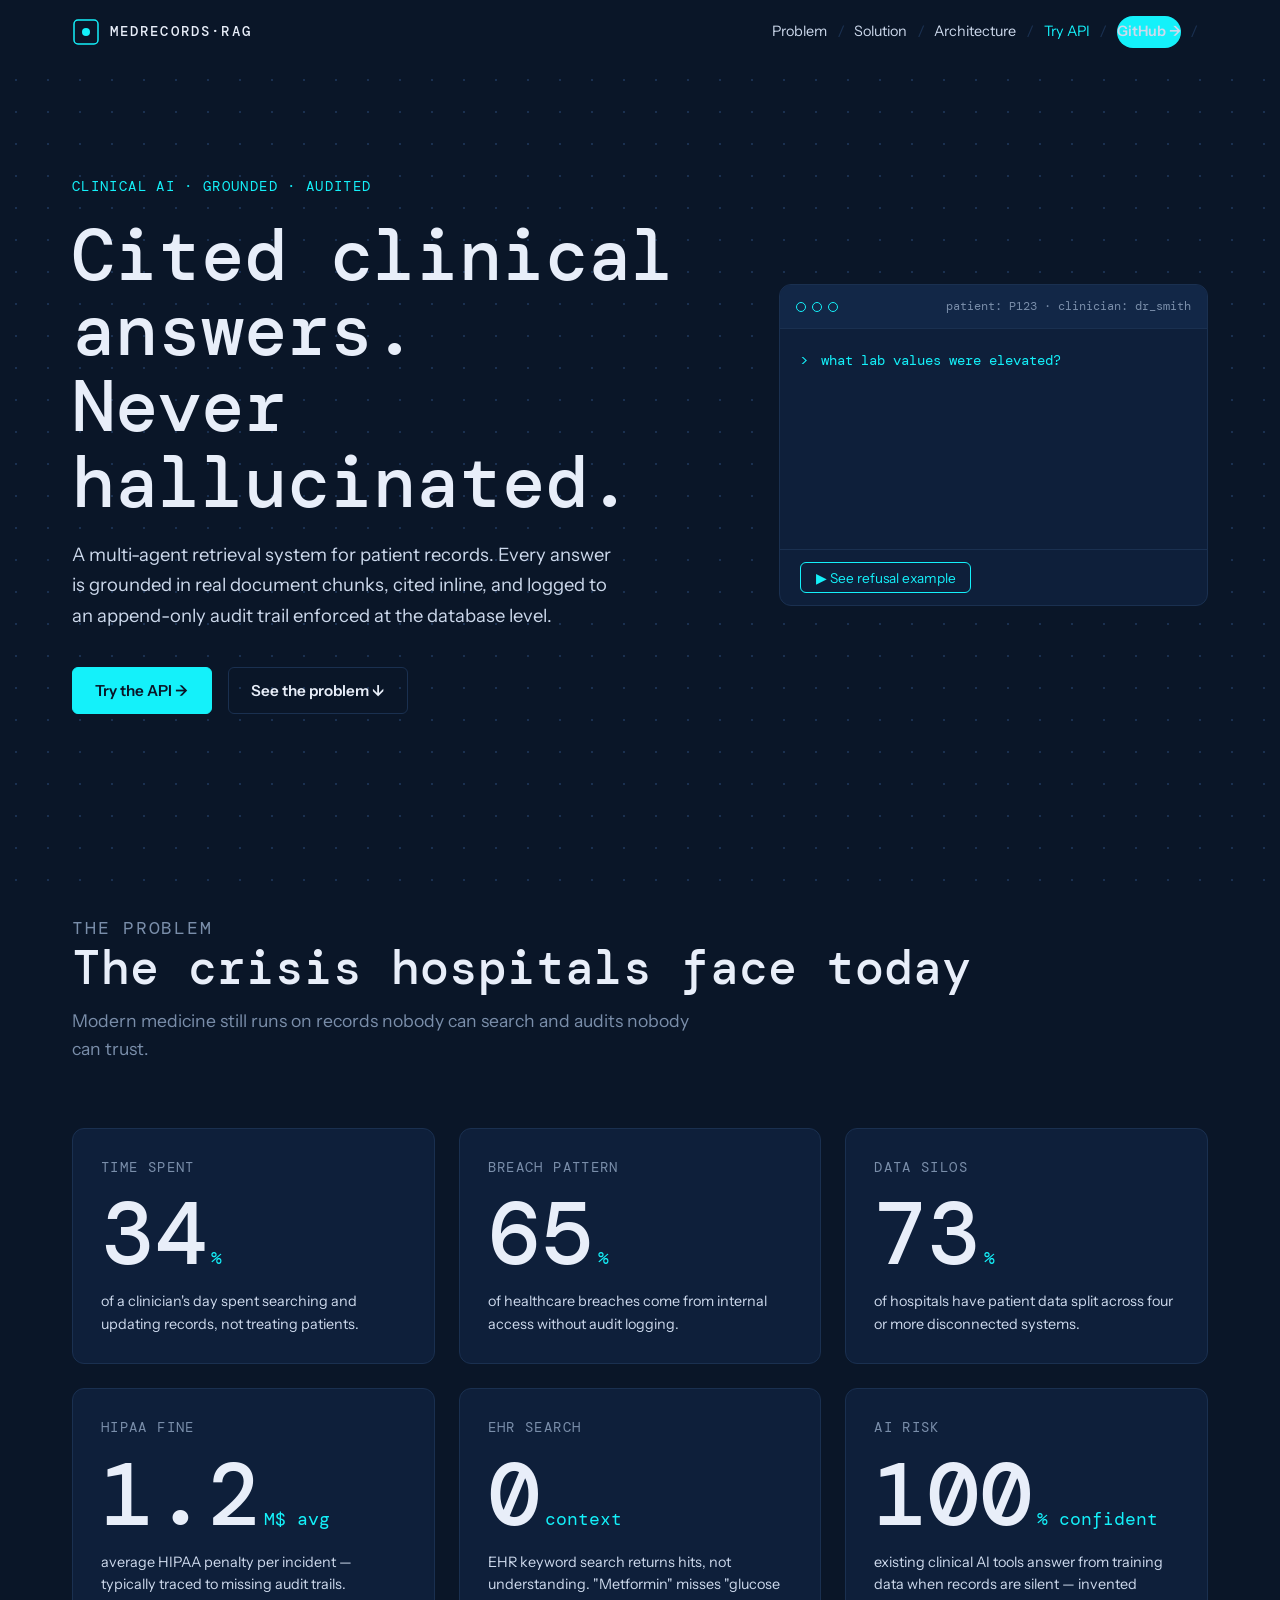
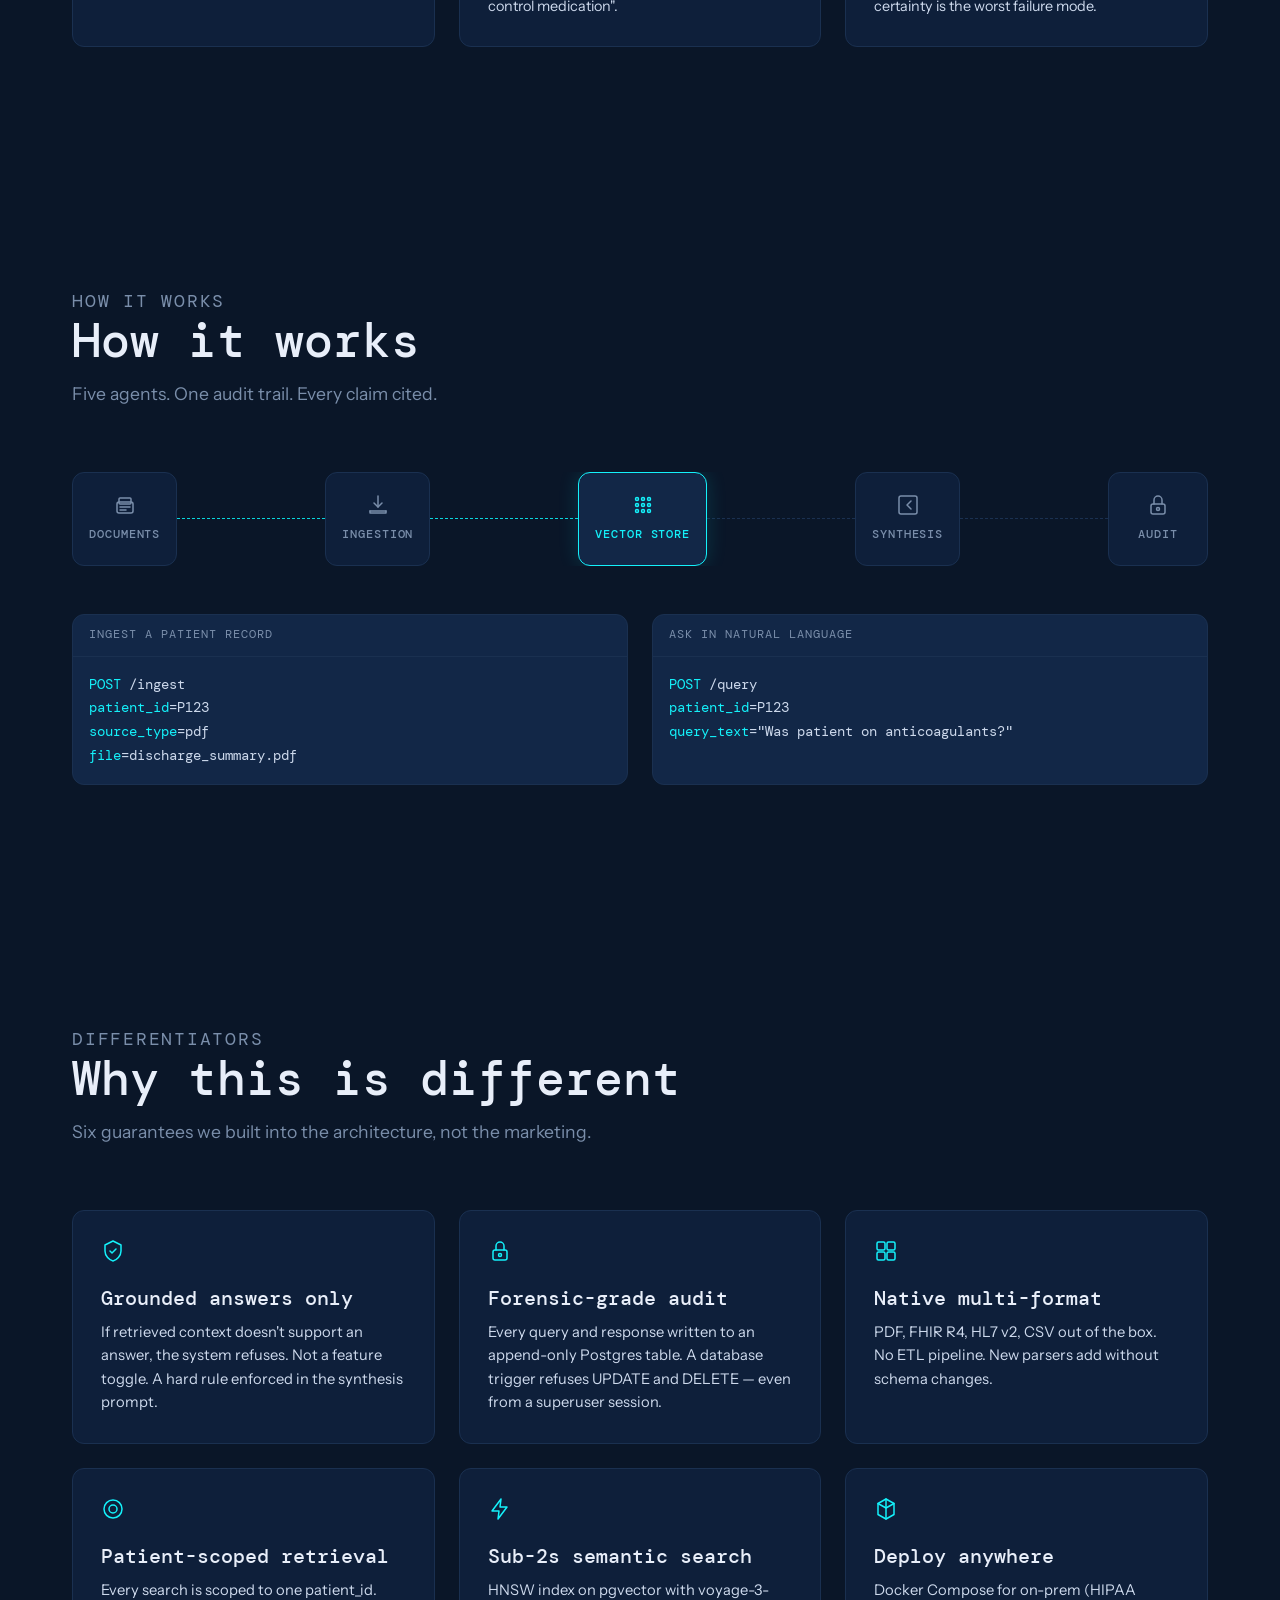
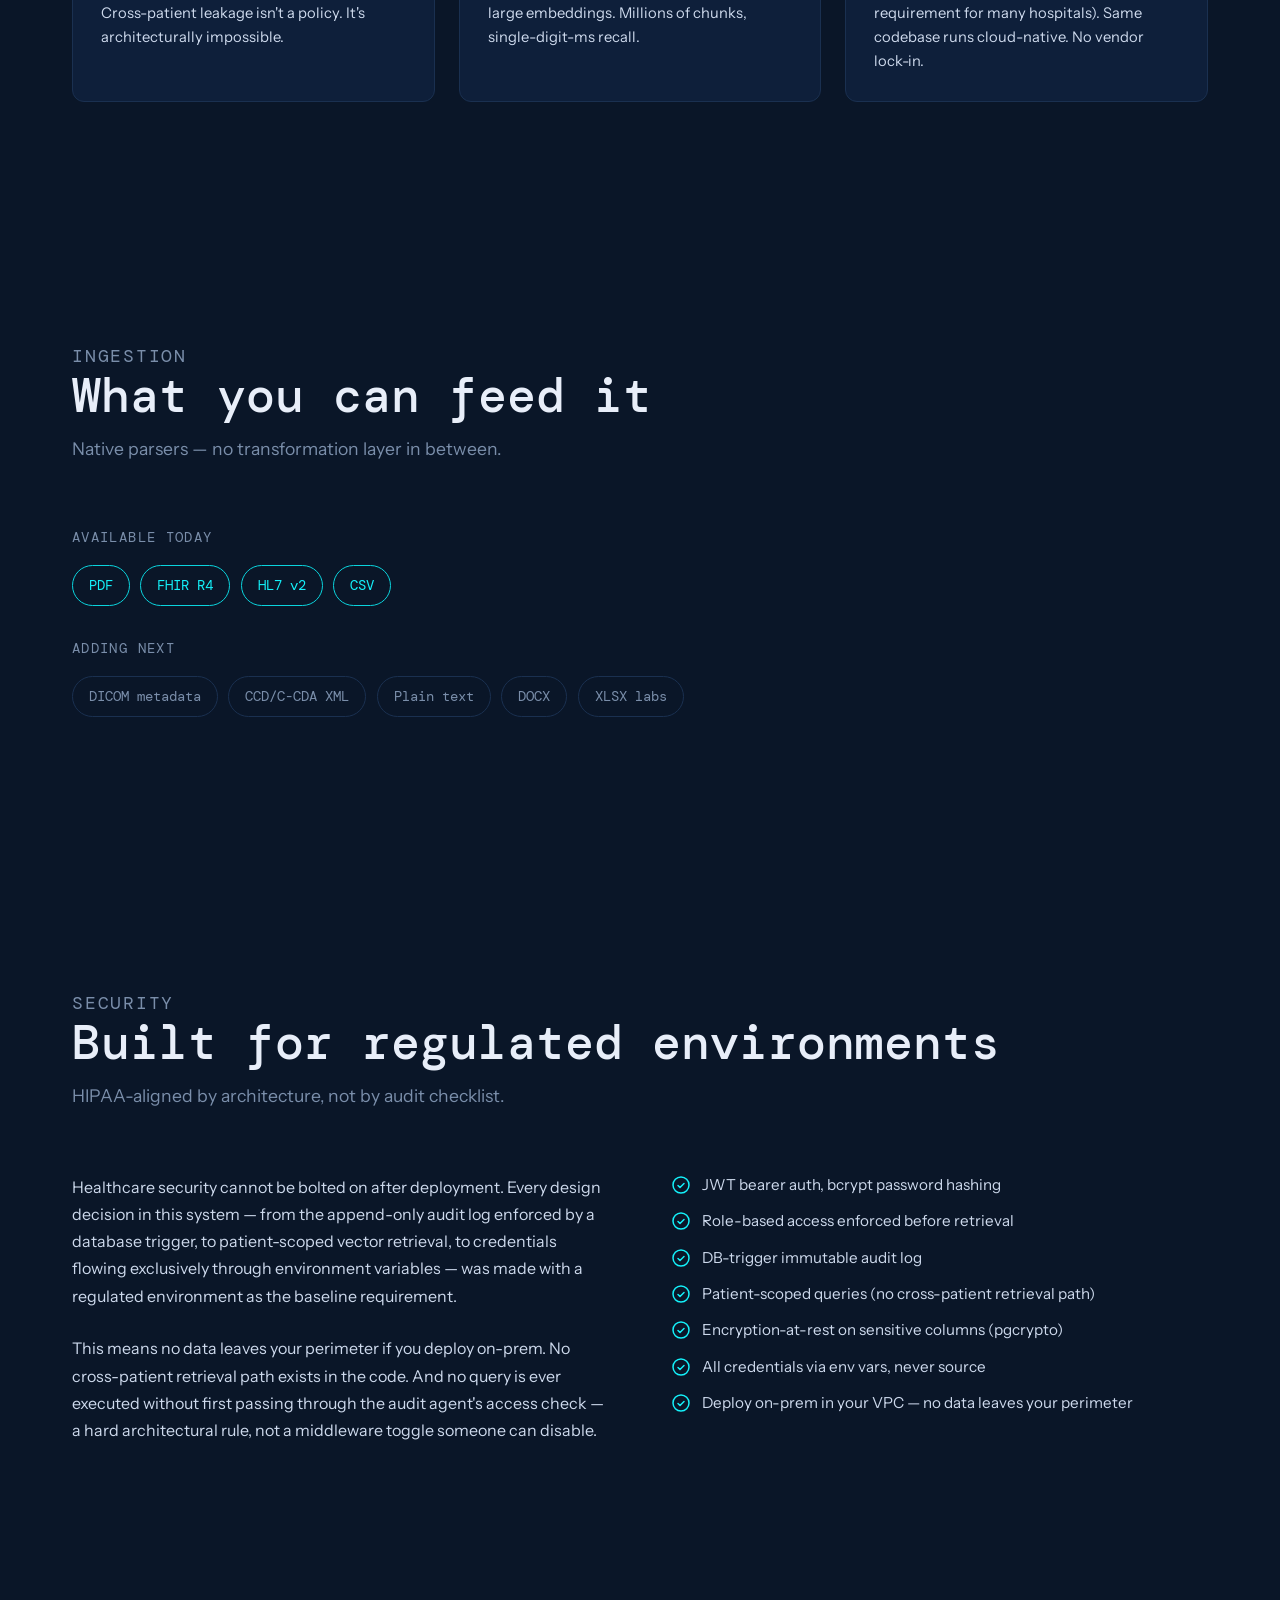
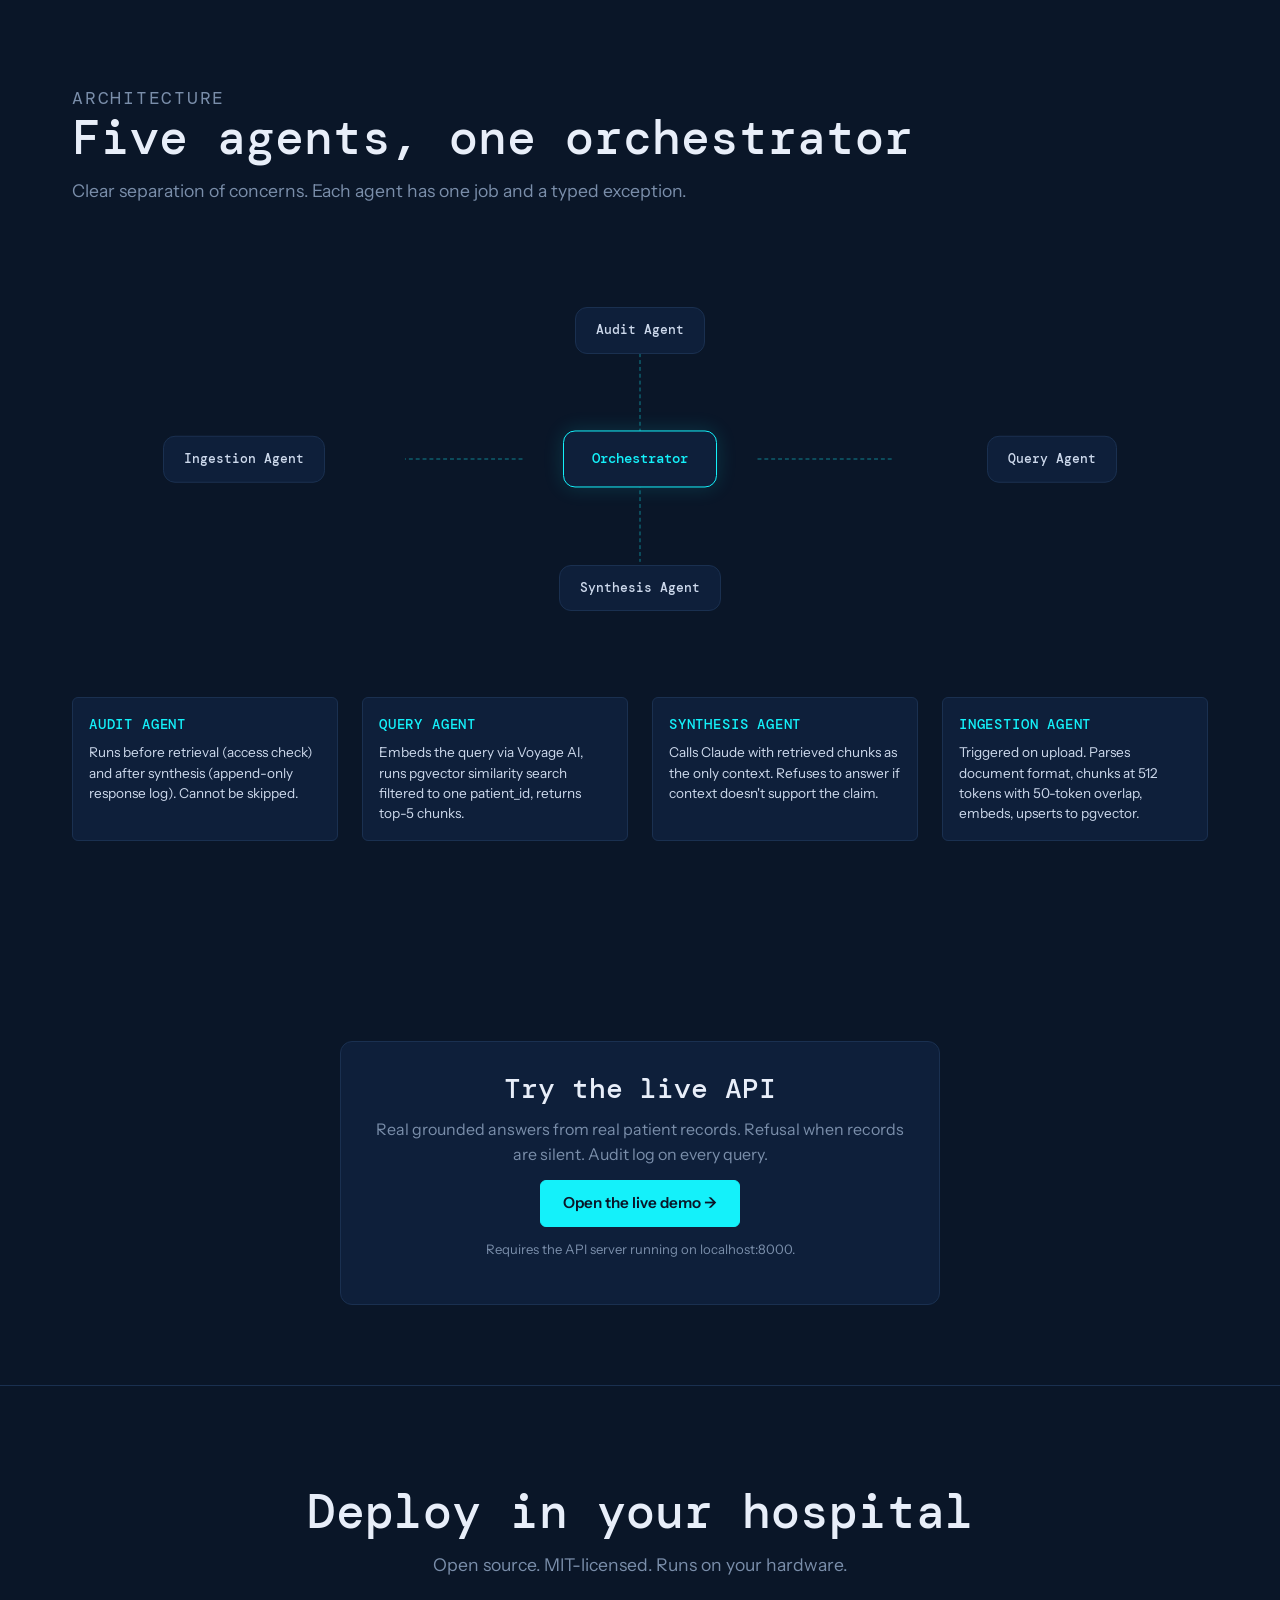
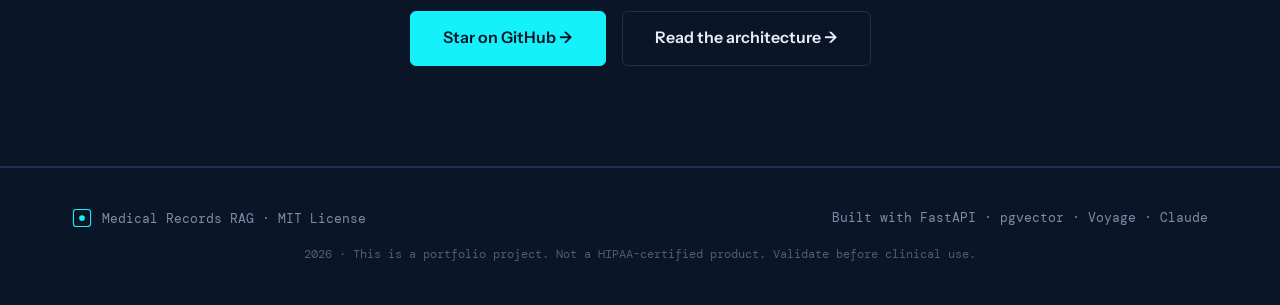
<file: website/index.html>
<!DOCTYPE html>
<html lang="en">
<head>
  <meta charset="UTF-8" />
  <meta name="viewport" content="width=device-width, initial-scale=1.0" />
  <meta name="description" content="Medical Records RAG — a multi-agent retrieval system that gives clinicians grounded, cited answers from patient records and refuses to hallucinate. HIPAA-aligned, audit-logged, open source." />
  <title>MedRecords RAG — Cited Clinical Answers, Never Hallucinated</title>
  <link rel="preconnect" href="https://fonts.googleapis.com" />
  <link rel="preconnect" href="https://fonts.gstatic.com" crossorigin />
  <link href="https://fonts.googleapis.com/css2?family=DM+Mono:wght@400;500&family=Instrument+Sans:wght@400;500;600&display=swap" rel="stylesheet" />
  <link rel="stylesheet" href="app.css" />
  <style>
    /* ─── HERO ──────────────────────────────────────────────── */
    .hero {
      padding: 7rem 0 5rem;
    }

    .hero-grid {
      display: grid;
      grid-template-columns: 60fr 40fr;
      gap: 4rem;
      align-items: center;
    }

    .hero-label {
      margin-bottom: 1.25rem;
    }

    .hero h1 {
      font-family: 'DM Mono', monospace;
      font-size: clamp(2.5rem, 6vw, 4.5rem);
      font-weight: 500;
      line-height: 1.05;
      margin-bottom: 1.25rem;
    }

    .hero-sub {
      font-size: 1.15rem;
      color: var(--text-2);
      max-width: 30em;
      line-height: 1.65;
      margin-bottom: 2.25rem;
    }

    .hero-ctas {
      display: flex;
      gap: 1rem;
      flex-wrap: wrap;
    }

    /* Hero terminal card */
    .hero-terminal {
      background: var(--surface);
      border: 1px solid var(--border);
      border-radius: var(--radius-lg);
      overflow: hidden;
    }

    .terminal-header {
      display: flex;
      align-items: center;
      justify-content: space-between;
      padding: 0.75rem 1rem;
      border-bottom: 1px solid var(--border);
      background: var(--surface-2);
    }

    .terminal-dots {
      display: flex;
      gap: 6px;
    }

    .terminal-dot {
      width: 10px;
      height: 10px;
      border-radius: 50%;
      border: 1px solid var(--accent);
    }

    .terminal-meta {
      font-family: 'DM Mono', monospace;
      font-size: 0.75rem;
      color: var(--muted);
    }

    .terminal-body {
      padding: 1.25rem;
      min-height: 220px;
    }

    .terminal-line {
      font-family: 'DM Mono', monospace;
      font-size: 0.88rem;
      line-height: 1.7;
    }

    .terminal-query {
      color: var(--accent);
      display: flex;
      align-items: flex-start;
      gap: 0.3rem;
      margin-bottom: 0.75rem;
    }

    .terminal-query .cursor {
      display: inline-block;
      width: 8px;
      height: 1em;
      background: var(--accent);
      vertical-align: text-bottom;
      animation: blink 1s step-end infinite;
    }

    @keyframes blink {
      50% { opacity: 0; }
    }

    .terminal-answer {
      color: var(--text-2);
    }

    .terminal-answer-line {
      opacity: 0;
      transform: translateY(4px);
      transition: opacity 0.25s, transform 0.25s;
    }

    .terminal-answer-line.visible {
      opacity: 1;
      transform: none;
    }

    .cite-pill {
      display: inline-block;
      background: var(--accent-glow);
      color: var(--accent);
      padding: 1px 6px;
      border-radius: 3px;
      font-size: 0.85em;
      margin: 0 2px;
    }

    .terminal-footer {
      padding: 0.75rem 1.25rem;
      border-top: 1px solid var(--border);
    }

    /* ─── PROBLEM SECTION ───────────────────────────────────── */
    .problem-grid {
      display: grid;
      grid-template-columns: repeat(3, 1fr);
      gap: 1.5rem;
    }

    .stat-card {
      background: var(--surface);
      border: 1px solid var(--border);
      border-radius: var(--radius-lg);
      padding: 1.75rem;
      transition: border-color 0.15s ease, box-shadow 0.15s ease, transform 0.15s ease;
    }

    .stat-card:hover {
      border-color: var(--accent-dim);
      box-shadow: 0 0 24px var(--accent-glow);
      transform: translateY(-1px);
    }

    .stat-card .label-small {
      margin-bottom: 0.75rem;
      display: block;
    }

    .stat-number-wrap {
      display: flex;
      align-items: baseline;
      gap: 0.25rem;
      margin-bottom: 0.75rem;
    }

    .stat-number {
      font-family: 'DM Mono', monospace;
      font-size: clamp(3rem, 7vw, 5.5rem);
      font-weight: 500;
      line-height: 1;
      color: var(--text);
    }

    .stat-suffix {
      font-family: 'DM Mono', monospace;
      font-size: 1.1rem;
      color: var(--accent);
      white-space: nowrap;
    }

    .stat-desc {
      font-size: 0.9rem;
      color: var(--text-2);
      line-height: 1.55;
    }

    /* ─── SOLUTION SECTION ──────────────────────────────────── */
    .pipeline-wrap {
      margin-bottom: 3rem;
      overflow-x: auto;
    }

    .pipeline {
      display: flex;
      align-items: center;
      justify-content: center;
      gap: 0;
      min-width: 560px;
    }

    .pipeline-stage {
      display: flex;
      flex-direction: column;
      align-items: center;
      gap: 0.6rem;
      background: var(--surface);
      border: 1px solid var(--border);
      border-radius: var(--radius-lg);
      padding: 1.25rem 1rem;
      min-width: 100px;
      text-align: center;
      transition: border-color 0.4s, box-shadow 0.4s, background 0.4s;
      position: relative;
      z-index: 1;
    }

    .pipeline-stage.lit {
      border-color: var(--accent);
      box-shadow: 0 0 20px var(--accent-glow);
      background: var(--surface-2);
    }

    .pipeline-stage svg {
      color: var(--muted);
      transition: color 0.4s;
    }

    .pipeline-stage.lit svg {
      color: var(--accent);
    }

    .pipeline-stage-label {
      font-family: 'DM Mono', monospace;
      font-size: 0.72rem;
      font-weight: 500;
      text-transform: uppercase;
      letter-spacing: 0.08em;
      color: var(--muted);
      transition: color 0.4s;
    }

    .pipeline-stage.lit .pipeline-stage-label {
      color: var(--accent);
    }

    .pipeline-connector {
      flex: 1;
      height: 1px;
      background: transparent;
      border-top: 1px dashed var(--border);
      min-width: 20px;
      transition: border-color 0.4s;
    }

    .pipeline-connector.lit {
      border-color: var(--accent-dim);
    }

    .code-boxes {
      display: grid;
      grid-template-columns: 1fr 1fr;
      gap: 1.5rem;
    }

    .code-box {
      background: var(--surface-2);
      border: 1px solid var(--border);
      border-radius: var(--radius-lg);
      overflow: hidden;
    }

    .code-box-header {
      padding: 0.65rem 1rem;
      border-bottom: 1px solid var(--border);
      font-family: 'DM Mono', monospace;
      font-size: 0.78rem;
      color: var(--muted);
      text-transform: uppercase;
      letter-spacing: 0.08em;
    }

    .code-box pre {
      padding: 1rem;
      font-family: 'DM Mono', monospace;
      font-size: 0.85rem;
      line-height: 1.75;
      color: var(--text-2);
      white-space: pre-wrap;
      word-break: break-word;
    }

    .code-key {
      color: var(--accent);
    }

    /* ─── USP SECTION ───────────────────────────────────────── */
    .usp-grid {
      display: grid;
      grid-template-columns: repeat(3, 1fr);
      gap: 1.5rem;
    }

    .usp-card {
      background: var(--surface);
      border: 1px solid var(--border);
      border-radius: var(--radius-lg);
      padding: 1.75rem;
      transition: border-color 0.15s ease, box-shadow 0.15s ease, transform 0.15s ease;
    }

    .usp-card:hover {
      border-color: var(--accent);
      box-shadow: 0 0 0 1px var(--accent), 0 0 24px var(--accent-glow);
      transform: translateY(-1px);
    }

    .usp-icon {
      margin-bottom: 1rem;
      color: var(--accent);
    }

    .usp-card h3 {
      font-family: 'DM Mono', monospace;
      font-size: 1.25rem;
      font-weight: 500;
      line-height: 1.2;
      margin-bottom: 0.65rem;
    }

    .usp-card p {
      font-size: 0.92rem;
      color: var(--text-2);
      line-height: 1.6;
    }

    /* ─── DATA SOURCES ──────────────────────────────────────── */
    .data-group {
      margin-bottom: 2rem;
    }

    .data-group-label {
      display: block;
      margin-bottom: 1rem;
    }

    .pills-row {
      display: flex;
      flex-wrap: wrap;
      gap: 0.65rem;
    }

    /* ─── SECURITY SECTION ──────────────────────────────────── */
    .security-grid {
      display: grid;
      grid-template-columns: 1fr 1fr;
      gap: 4rem;
      align-items: start;
    }

    .security-body p {
      color: var(--text-2);
      font-size: 1rem;
      line-height: 1.7;
    }

    .security-list {
      display: flex;
      flex-direction: column;
      gap: 0.85rem;
    }

    .security-item {
      display: flex;
      align-items: flex-start;
      gap: 0.75rem;
    }

    .security-item-text {
      font-size: 0.95rem;
      color: var(--text-2);
      line-height: 1.5;
    }

    .check-icon {
      flex-shrink: 0;
      color: var(--accent);
      margin-top: 2px;
    }

    /* ─── ARCHITECTURE SECTION ──────────────────────────────── */
    .arch-diagram {
      position: relative;
      width: 100%;
      height: 380px;
      margin-bottom: 3rem;
    }

    .arch-node {
      position: absolute;
      background: var(--surface);
      border: 1px solid var(--border);
      border-radius: var(--radius-lg);
      padding: 0.75rem 1.25rem;
      text-align: center;
      font-family: 'DM Mono', monospace;
      font-size: 0.8rem;
      font-weight: 500;
      color: var(--text-2);
      white-space: nowrap;
    }

    .arch-node.orchestrator {
      border-color: var(--accent);
      color: var(--accent);
      font-size: 0.9rem;
      padding: 1rem 1.75rem;
      box-shadow: 0 0 20px var(--accent-glow);
    }

    .arch-svg {
      position: absolute;
      top: 0;
      left: 0;
      width: 100%;
      height: 100%;
      pointer-events: none;
    }

    .arch-labels {
      display: grid;
      grid-template-columns: repeat(4, 1fr);
      gap: 1.5rem;
    }

    .arch-label-card {
      background: var(--surface);
      border: 1px solid var(--border);
      border-radius: var(--radius);
      padding: 1rem;
      transition: border-color 0.15s ease, transform 0.15s ease;
    }

    .arch-label-card:hover {
      border-color: var(--accent-dim);
      transform: translateY(-1px);
    }

    .arch-label-card h4 {
      font-family: 'DM Mono', monospace;
      font-size: 0.85rem;
      font-weight: 500;
      color: var(--accent);
      margin-bottom: 0.4rem;
      text-transform: uppercase;
      letter-spacing: 0.06em;
    }

    .arch-label-card p {
      font-size: 0.85rem;
      color: var(--text-2);
      line-height: 1.5;
    }

    /* Mobile arch stacked */
    .arch-mobile {
      display: none;
      flex-direction: column;
      gap: 0.5rem;
      align-items: center;
      margin-bottom: 2rem;
    }

    .arch-mobile-node {
      background: var(--surface);
      border: 1px solid var(--border);
      border-radius: var(--radius);
      padding: 0.65rem 1.25rem;
      font-family: 'DM Mono', monospace;
      font-size: 0.82rem;
      font-weight: 500;
      color: var(--text-2);
      text-align: center;
      width: 200px;
    }

    .arch-mobile-node.orchestrator {
      border-color: var(--accent);
      color: var(--accent);
    }

    .arch-mobile-arrow {
      color: var(--muted);
    }

    /* ─── DEMO-CTA SECTION ──────────────────────────────────── */
    .demo-cta-section {
      padding: 5rem 0;
    }

    /* ─── CTA SECTION ───────────────────────────────────────── */
    .cta-section {
      padding: 6.25rem 0;
      border-top: 1px solid var(--border);
      border-bottom: 1px solid var(--border);
      text-align: center;
    }

    .cta-section h2 {
      font-family: 'DM Mono', monospace;
      font-size: clamp(2rem, 4vw, 3rem);
      font-weight: 500;
      line-height: 1.1;
      margin-bottom: 0.75rem;
    }

    .cta-section p {
      color: var(--muted);
      font-size: 1.1rem;
      margin-bottom: 2rem;
    }

    .cta-buttons {
      display: flex;
      gap: 1rem;
      justify-content: center;
      flex-wrap: wrap;
    }
  </style>
</head>
<body>

  <!-- ─── NAV ───────────────────────────────────────────────── -->
  <header>
    <nav class="nav" id="mainNav" aria-label="Main navigation">
      <div class="nav-inner">
        <a href="index.html" class="nav-brand" aria-label="MedRecords RAG home">
          <svg width="28" height="28" viewBox="0 0 28 28" fill="none" xmlns="http://www.w3.org/2000/svg" aria-hidden="true">
            <rect x="2" y="2" width="24" height="24" rx="4" stroke="#14f1fa" stroke-width="1.5"/>
            <circle cx="14" cy="14" r="4" fill="#14f1fa"/>
          </svg>
          MEDRECORDS·RAG
        </a>
        <ul class="nav-links" role="list">
          <li><a href="#problem">Problem</a></li>
          <li><a href="#solution">Solution</a></li>
          <li><a href="#architecture">Architecture</a></li>
          <li><a href="try.html" class="active">Try API</a></li>
          <li>
            <a href="https://github.com/Ameyk244/Medical-Records-RAG-System" class="nav-github" target="_blank" rel="noopener noreferrer">
              GitHub →
            </a>
          </li>
          <li><span data-nav-status></span></li>
        </ul>
        <button class="nav-hamburger" id="hamburgerBtn" aria-label="Toggle navigation menu" aria-expanded="false">
          <span></span>
          <span></span>
          <span></span>
        </button>
      </div>
      <div class="nav-mobile" id="mobileMenu" role="navigation" aria-label="Mobile navigation">
        <a href="#problem" class="nav-mobile-link">Problem</a>
        <a href="#solution" class="nav-mobile-link">Solution</a>
        <a href="#architecture" class="nav-mobile-link">Architecture</a>
        <a href="try.html">Try API</a>
        <a href="auth.html">Login</a>
        <a href="https://github.com/Ameyk244/Medical-Records-RAG-System" target="_blank" rel="noopener noreferrer">GitHub →</a>
      </div>
    </nav>
  </header>

  <main>

    <!-- ─── HERO ─────────────────────────────────────────────── -->
    <section class="hero section" id="hero" aria-label="Hero">
      <div class="container">
        <div class="hero-grid">

          <!-- Left column -->
          <div class="hero-left">
            <p class="label-accent hero-label">Clinical AI &middot; Grounded &middot; Audited</p>
            <h1>Cited clinical answers.<br>Never hallucinated.</h1>
            <p class="hero-sub">
              A multi-agent retrieval system for patient records. Every answer is grounded in real document chunks, cited inline, and logged to an append-only audit trail enforced at the database level.
            </p>
            <div class="hero-ctas">
              <a href="try.html" class="btn btn-primary">
                Try the API →
              </a>
              <a href="#problem" class="btn btn-outline">
                See the problem ↓
              </a>
            </div>
          </div>

          <!-- Right column — hero terminal -->
          <div class="hero-right">
            <div class="hero-terminal" role="region" aria-label="Live demo terminal">
              <div class="terminal-header">
                <div class="terminal-dots" aria-hidden="true">
                  <div class="terminal-dot"></div>
                  <div class="terminal-dot"></div>
                  <div class="terminal-dot"></div>
                </div>
                <span class="terminal-meta">patient: P123 &middot; clinician: dr_smith</span>
              </div>
              <div class="terminal-body" id="heroTerminalBody">
                <div class="terminal-line terminal-query">
                  <span>&gt;&nbsp;</span>
                  <span id="heroQueryText"></span>
                  <span class="cursor" id="heroCursor"></span>
                </div>
                <div class="terminal-line terminal-answer" id="heroAnswer" aria-live="polite"></div>
              </div>
              <div class="terminal-footer">
                <button class="btn-teal-outline" id="refusalToggleBtn" aria-label="Toggle refusal example">
                  &#9654; See refusal example
                </button>
              </div>
            </div>
          </div>

        </div>
      </div>
    </section>

    <!-- ─── PROBLEM SECTION ──────────────────────────────────── -->
    <section class="section" id="problem" aria-labelledby="problemHeading">
      <div class="container">
        <div class="section-header reveal">
          <p class="label-small">The problem</p>
          <h2 id="problemHeading">The crisis hospitals face today</h2>
          <p>Modern medicine still runs on records nobody can search and audits nobody can trust.</p>
        </div>

        <div class="problem-grid">

          <article class="stat-card reveal reveal-delay-1">
            <span class="label-small">Time Spent</span>
            <div class="stat-number-wrap">
              <span class="stat-number" data-target="34" data-decimal="false">0</span>
              <span class="stat-suffix">%</span>
            </div>
            <p class="stat-desc">of a clinician's day spent searching and updating records, not treating patients.</p>
          </article>

          <article class="stat-card reveal reveal-delay-2">
            <span class="label-small">Breach Pattern</span>
            <div class="stat-number-wrap">
              <span class="stat-number" data-target="65" data-decimal="false">0</span>
              <span class="stat-suffix">%</span>
            </div>
            <p class="stat-desc">of healthcare breaches come from internal access without audit logging.</p>
          </article>

          <article class="stat-card reveal reveal-delay-3">
            <span class="label-small">Data Silos</span>
            <div class="stat-number-wrap">
              <span class="stat-number" data-target="73" data-decimal="false">0</span>
              <span class="stat-suffix">%</span>
            </div>
            <p class="stat-desc">of hospitals have patient data split across four or more disconnected systems.</p>
          </article>

          <article class="stat-card reveal reveal-delay-1">
            <span class="label-small">HIPAA Fine</span>
            <div class="stat-number-wrap">
              <span class="stat-number" data-target="1.2" data-decimal="true">0</span>
              <span class="stat-suffix">M$ avg</span>
            </div>
            <p class="stat-desc">average HIPAA penalty per incident — typically traced to missing audit trails.</p>
          </article>

          <article class="stat-card reveal reveal-delay-2">
            <span class="label-small">EHR Search</span>
            <div class="stat-number-wrap">
              <span class="stat-number" data-target="0" data-decimal="false">0</span>
              <span class="stat-suffix">context</span>
            </div>
            <p class="stat-desc">EHR keyword search returns hits, not understanding. "Metformin" misses "glucose control medication".</p>
          </article>

          <article class="stat-card reveal reveal-delay-3">
            <span class="label-small">AI Risk</span>
            <div class="stat-number-wrap">
              <span class="stat-number" data-target="100" data-decimal="false">0</span>
              <span class="stat-suffix">% confident</span>
            </div>
            <p class="stat-desc">existing clinical AI tools answer from training data when records are silent — invented certainty is the worst failure mode.</p>
          </article>

        </div>
      </div>
    </section>

    <!-- ─── SOLUTION SECTION ─────────────────────────────────── -->
    <section class="section" id="solution" aria-labelledby="solutionHeading">
      <div class="container">
        <div class="section-header reveal">
          <p class="label-small">How it works</p>
          <h2 id="solutionHeading">How it works</h2>
          <p>Five agents. One audit trail. Every claim cited.</p>
        </div>

        <div class="pipeline-wrap reveal">
          <div class="pipeline" id="pipeline" role="list" aria-label="Agent pipeline stages">

            <div class="pipeline-stage" id="ps0" role="listitem" aria-label="Stage 1: Documents">
              <svg width="24" height="24" viewBox="0 0 24 24" fill="none" stroke="currentColor" stroke-width="1.5" stroke-linecap="round" stroke-linejoin="round" aria-hidden="true">
                <rect x="4" y="9" width="16" height="11" rx="2"/>
                <rect x="6" y="5" width="12" height="6" rx="1"/>
                <line x1="7" y1="14" x2="17" y2="14"/>
                <line x1="7" y1="17" x2="13" y2="17"/>
              </svg>
              <span class="pipeline-stage-label">Documents</span>
            </div>

            <div class="pipeline-connector" id="pc0" aria-hidden="true"></div>

            <div class="pipeline-stage" id="ps1" role="listitem" aria-label="Stage 2: Ingestion">
              <svg width="24" height="24" viewBox="0 0 24 24" fill="none" stroke="currentColor" stroke-width="1.5" stroke-linecap="round" stroke-linejoin="round" aria-hidden="true">
                <path d="M12 3v11"/>
                <path d="M8 10l4 4 4-4"/>
                <path d="M4 18h16"/>
                <path d="M4 18v2h16v-2"/>
              </svg>
              <span class="pipeline-stage-label">Ingestion</span>
            </div>

            <div class="pipeline-connector" id="pc1" aria-hidden="true"></div>

            <div class="pipeline-stage" id="ps2" role="listitem" aria-label="Stage 3: Vector Store">
              <svg width="24" height="24" viewBox="0 0 24 24" fill="none" stroke="currentColor" stroke-width="1.5" stroke-linecap="round" aria-hidden="true">
                <circle cx="6" cy="6" r="1.5"/>
                <circle cx="12" cy="6" r="1.5"/>
                <circle cx="18" cy="6" r="1.5"/>
                <circle cx="6" cy="12" r="1.5"/>
                <circle cx="12" cy="12" r="1.5"/>
                <circle cx="18" cy="12" r="1.5"/>
                <circle cx="6" cy="18" r="1.5"/>
                <circle cx="12" cy="18" r="1.5"/>
                <circle cx="18" cy="18" r="1.5"/>
              </svg>
              <span class="pipeline-stage-label">Vector Store</span>
            </div>

            <div class="pipeline-connector" id="pc2" aria-hidden="true"></div>

            <div class="pipeline-stage" id="ps3" role="listitem" aria-label="Stage 4: Synthesis">
              <svg width="24" height="24" viewBox="0 0 24 24" fill="none" stroke="currentColor" stroke-width="1.5" stroke-linecap="round" stroke-linejoin="round" aria-hidden="true">
                <rect x="3" y="3" width="18" height="18" rx="2"/>
                <path d="M15 8l-4 4 4 4"/>
              </svg>
              <span class="pipeline-stage-label">Synthesis</span>
            </div>

            <div class="pipeline-connector" id="pc3" aria-hidden="true"></div>

            <div class="pipeline-stage" id="ps4" role="listitem" aria-label="Stage 5: Audit">
              <svg width="24" height="24" viewBox="0 0 24 24" fill="none" stroke="currentColor" stroke-width="1.5" stroke-linecap="round" stroke-linejoin="round" aria-hidden="true">
                <rect x="5" y="11" width="14" height="10" rx="2"/>
                <path d="M8 11V7a4 4 0 0 1 8 0v4"/>
                <circle cx="12" cy="16" r="1.5"/>
              </svg>
              <span class="pipeline-stage-label">Audit</span>
            </div>

          </div>
        </div>

        <div class="code-boxes reveal">
          <div class="code-box">
            <div class="code-box-header">Ingest a patient record</div>
            <pre aria-label="Example ingest request"><span class="code-key">POST</span> /ingest
<span class="code-key">patient_id</span>=P123
<span class="code-key">source_type</span>=pdf
<span class="code-key">file</span>=discharge_summary.pdf</pre>
          </div>
          <div class="code-box">
            <div class="code-box-header">Ask in natural language</div>
            <pre aria-label="Example query request"><span class="code-key">POST</span> /query
<span class="code-key">patient_id</span>=P123
<span class="code-key">query_text</span>="Was patient on anticoagulants?"</pre>
          </div>
        </div>

      </div>
    </section>

    <!-- ─── USP SECTION ──────────────────────────────────────── -->
    <section class="section" id="usps" aria-labelledby="uspHeading">
      <div class="container">
        <div class="section-header reveal">
          <p class="label-small">Differentiators</p>
          <h2 id="uspHeading">Why this is different</h2>
          <p>Six guarantees we built into the architecture, not the marketing.</p>
        </div>

        <div class="usp-grid">

          <article class="usp-card reveal reveal-delay-1">
            <div class="usp-icon" aria-hidden="true">
              <svg width="24" height="24" viewBox="0 0 24 24" fill="none" stroke="currentColor" stroke-width="1.5" stroke-linecap="round" stroke-linejoin="round">
                <path d="M12 2L4 6v6c0 5 4.25 9.25 8 10 3.75-.75 8-5 8-10V6L12 2z"/>
                <path d="M9 12l2 2 4-4"/>
              </svg>
            </div>
            <h3>Grounded answers only</h3>
            <p>If retrieved context doesn't support an answer, the system refuses. Not a feature toggle. A hard rule enforced in the synthesis prompt.</p>
          </article>

          <article class="usp-card reveal reveal-delay-2">
            <div class="usp-icon" aria-hidden="true">
              <svg width="24" height="24" viewBox="0 0 24 24" fill="none" stroke="currentColor" stroke-width="1.5" stroke-linecap="round" stroke-linejoin="round">
                <rect x="5" y="11" width="14" height="10" rx="2"/>
                <path d="M8 11V7a4 4 0 0 1 8 0v4"/>
                <circle cx="12" cy="16" r="1.5"/>
              </svg>
            </div>
            <h3>Forensic-grade audit</h3>
            <p>Every query and response written to an append-only Postgres table. A database trigger refuses UPDATE and DELETE — even from a superuser session.</p>
          </article>

          <article class="usp-card reveal reveal-delay-3">
            <div class="usp-icon" aria-hidden="true">
              <svg width="24" height="24" viewBox="0 0 24 24" fill="none" stroke="currentColor" stroke-width="1.5" stroke-linecap="round" stroke-linejoin="round">
                <rect x="3" y="3" width="8" height="8" rx="1.5"/>
                <rect x="13" y="3" width="8" height="8" rx="1.5"/>
                <rect x="3" y="13" width="8" height="8" rx="1.5"/>
                <rect x="13" y="13" width="8" height="8" rx="1.5"/>
              </svg>
            </div>
            <h3>Native multi-format</h3>
            <p>PDF, FHIR R4, HL7 v2, CSV out of the box. No ETL pipeline. New parsers add without schema changes.</p>
          </article>

          <article class="usp-card reveal reveal-delay-1">
            <div class="usp-icon" aria-hidden="true">
              <svg width="24" height="24" viewBox="0 0 24 24" fill="none" stroke="currentColor" stroke-width="1.5" stroke-linecap="round">
                <circle cx="12" cy="12" r="9"/>
                <circle cx="12" cy="12" r="4"/>
              </svg>
            </div>
            <h3>Patient-scoped retrieval</h3>
            <p>Every search is scoped to one patient_id. Cross-patient leakage isn't a policy. It's architecturally impossible.</p>
          </article>

          <article class="usp-card reveal reveal-delay-2">
            <div class="usp-icon" aria-hidden="true">
              <svg width="24" height="24" viewBox="0 0 24 24" fill="none" stroke="currentColor" stroke-width="1.5" stroke-linecap="round" stroke-linejoin="round">
                <path d="M13 2L4 14h7l-1 8 9-12h-7l1-8z"/>
              </svg>
            </div>
            <h3>Sub-2s semantic search</h3>
            <p>HNSW index on pgvector with voyage-3-large embeddings. Millions of chunks, single-digit-ms recall.</p>
          </article>

          <article class="usp-card reveal reveal-delay-3">
            <div class="usp-icon" aria-hidden="true">
              <svg width="24" height="24" viewBox="0 0 24 24" fill="none" stroke="currentColor" stroke-width="1.5" stroke-linecap="round" stroke-linejoin="round">
                <path d="M12 2l8 4.5v11L12 22l-8-4.5v-11L12 2z"/>
                <path d="M12 2v20"/>
                <path d="M4 6.5l8 4.5 8-4.5"/>
              </svg>
            </div>
            <h3>Deploy anywhere</h3>
            <p>Docker Compose for on-prem (HIPAA requirement for many hospitals). Same codebase runs cloud-native. No vendor lock-in.</p>
          </article>

        </div>
      </div>
    </section>

    <!-- ─── DATA SOURCES ─────────────────────────────────────── -->
    <section class="section" id="data" aria-labelledby="dataHeading">
      <div class="container">
        <div class="section-header reveal">
          <p class="label-small">Ingestion</p>
          <h2 id="dataHeading">What you can feed it</h2>
          <p>Native parsers — no transformation layer in between.</p>
        </div>

        <div class="data-group reveal">
          <span class="label-small data-group-label">Available today</span>
          <div class="pills-row">
            <span class="pill active">PDF</span>
            <span class="pill active">FHIR R4</span>
            <span class="pill active">HL7 v2</span>
            <span class="pill active">CSV</span>
          </div>
        </div>

        <div class="data-group reveal reveal-delay-2">
          <span class="label-small data-group-label">Adding next</span>
          <div class="pills-row">
            <span class="pill">DICOM metadata</span>
            <span class="pill">CCD/C-CDA XML</span>
            <span class="pill">Plain text</span>
            <span class="pill">DOCX</span>
            <span class="pill">XLSX labs</span>
          </div>
        </div>

      </div>
    </section>

    <!-- ─── SECURITY SECTION ─────────────────────────────────── -->
    <section class="section" id="security" aria-labelledby="securityHeading">
      <div class="container">
        <div class="section-header reveal">
          <p class="label-small">Security</p>
          <h2 id="securityHeading">Built for regulated environments</h2>
          <p>HIPAA-aligned by architecture, not by audit checklist.</p>
        </div>

        <div class="security-grid">

          <div class="security-body reveal">
            <p>
              Healthcare security cannot be bolted on after deployment. Every design decision in this system — from the append-only audit log enforced by a database trigger, to patient-scoped vector retrieval, to credentials flowing exclusively through environment variables — was made with a regulated environment as the baseline requirement.
            </p>
            <br />
            <p>
              This means no data leaves your perimeter if you deploy on-prem. No cross-patient retrieval path exists in the code. And no query is ever executed without first passing through the audit agent's access check — a hard architectural rule, not a middleware toggle someone can disable.
            </p>
          </div>

          <ul class="security-list reveal reveal-delay-2" role="list">
            <li class="security-item">
              <svg class="check-icon" width="18" height="18" viewBox="0 0 18 18" fill="none" stroke="currentColor" stroke-width="1.5" stroke-linecap="round" stroke-linejoin="round" aria-hidden="true">
                <circle cx="9" cy="9" r="8"/>
                <path d="M6 9.5l2 2 4-4"/>
              </svg>
              <span class="security-item-text">JWT bearer auth, bcrypt password hashing</span>
            </li>
            <li class="security-item">
              <svg class="check-icon" width="18" height="18" viewBox="0 0 18 18" fill="none" stroke="currentColor" stroke-width="1.5" stroke-linecap="round" stroke-linejoin="round" aria-hidden="true">
                <circle cx="9" cy="9" r="8"/>
                <path d="M6 9.5l2 2 4-4"/>
              </svg>
              <span class="security-item-text">Role-based access enforced before retrieval</span>
            </li>
            <li class="security-item">
              <svg class="check-icon" width="18" height="18" viewBox="0 0 18 18" fill="none" stroke="currentColor" stroke-width="1.5" stroke-linecap="round" stroke-linejoin="round" aria-hidden="true">
                <circle cx="9" cy="9" r="8"/>
                <path d="M6 9.5l2 2 4-4"/>
              </svg>
              <span class="security-item-text">DB-trigger immutable audit log</span>
            </li>
            <li class="security-item">
              <svg class="check-icon" width="18" height="18" viewBox="0 0 18 18" fill="none" stroke="currentColor" stroke-width="1.5" stroke-linecap="round" stroke-linejoin="round" aria-hidden="true">
                <circle cx="9" cy="9" r="8"/>
                <path d="M6 9.5l2 2 4-4"/>
              </svg>
              <span class="security-item-text">Patient-scoped queries (no cross-patient retrieval path)</span>
            </li>
            <li class="security-item">
              <svg class="check-icon" width="18" height="18" viewBox="0 0 18 18" fill="none" stroke="currentColor" stroke-width="1.5" stroke-linecap="round" stroke-linejoin="round" aria-hidden="true">
                <circle cx="9" cy="9" r="8"/>
                <path d="M6 9.5l2 2 4-4"/>
              </svg>
              <span class="security-item-text">Encryption-at-rest on sensitive columns (pgcrypto)</span>
            </li>
            <li class="security-item">
              <svg class="check-icon" width="18" height="18" viewBox="0 0 18 18" fill="none" stroke="currentColor" stroke-width="1.5" stroke-linecap="round" stroke-linejoin="round" aria-hidden="true">
                <circle cx="9" cy="9" r="8"/>
                <path d="M6 9.5l2 2 4-4"/>
              </svg>
              <span class="security-item-text">All credentials via env vars, never source</span>
            </li>
            <li class="security-item">
              <svg class="check-icon" width="18" height="18" viewBox="0 0 18 18" fill="none" stroke="currentColor" stroke-width="1.5" stroke-linecap="round" stroke-linejoin="round" aria-hidden="true">
                <circle cx="9" cy="9" r="8"/>
                <path d="M6 9.5l2 2 4-4"/>
              </svg>
              <span class="security-item-text">Deploy on-prem in your VPC — no data leaves your perimeter</span>
            </li>
          </ul>

        </div>
      </div>
    </section>

    <!-- ─── ARCHITECTURE SECTION ─────────────────────────────── -->
    <section class="section" id="architecture" aria-labelledby="archHeading">
      <div class="container">
        <div class="section-header reveal">
          <p class="label-small">Architecture</p>
          <h2 id="archHeading">Five agents, one orchestrator</h2>
          <p>Clear separation of concerns. Each agent has one job and a typed exception.</p>
        </div>

        <!-- Desktop diagram -->
        <div class="arch-diagram reveal" aria-label="Architecture diagram showing orchestrator connected to four agents" role="img">
          <svg class="arch-svg" viewBox="0 0 1160 380" preserveAspectRatio="xMidYMid meet" aria-hidden="true">
            <line x1="580" y1="170" x2="580" y2="80" stroke="#14f1fa" stroke-width="1" stroke-dasharray="4 3" opacity="0.5"/>
            <line x1="700" y1="190" x2="840" y2="190" stroke="#14f1fa" stroke-width="1" stroke-dasharray="4 3" opacity="0.5"/>
            <line x1="580" y1="215" x2="580" y2="295" stroke="#14f1fa" stroke-width="1" stroke-dasharray="4 3" opacity="0.5"/>
            <line x1="460" y1="190" x2="340" y2="190" stroke="#14f1fa" stroke-width="1" stroke-dasharray="4 3" opacity="0.5"/>
          </svg>

          <div class="arch-node orchestrator" style="left: 50%; top: 50%; transform: translate(-50%, -50%);" aria-label="Orchestrator">
            Orchestrator
          </div>
          <div class="arch-node" style="left: 50%; top: 10%; transform: translateX(-50%);" aria-label="Audit Agent">
            Audit Agent
          </div>
          <div class="arch-node" style="right: 8%; top: 50%; transform: translateY(-50%);" aria-label="Query Agent">
            Query Agent
          </div>
          <div class="arch-node" style="left: 50%; bottom: 10%; transform: translateX(-50%);" aria-label="Synthesis Agent">
            Synthesis Agent
          </div>
          <div class="arch-node" style="left: 8%; top: 50%; transform: translateY(-50%);" aria-label="Ingestion Agent">
            Ingestion Agent
          </div>
        </div>

        <!-- Mobile arch stacked -->
        <div class="arch-mobile" aria-label="Architecture overview" role="list">
          <div class="arch-mobile-node" role="listitem">Audit Agent</div>
          <svg class="arch-mobile-arrow" width="16" height="20" viewBox="0 0 16 20" fill="none" stroke="currentColor" stroke-width="1.5" stroke-linecap="round" aria-hidden="true">
            <line x1="8" y1="0" x2="8" y2="15"/>
            <path d="M4 11l4 4 4-4"/>
          </svg>
          <div class="arch-mobile-node orchestrator" role="listitem">Orchestrator</div>
          <svg class="arch-mobile-arrow" width="16" height="20" viewBox="0 0 16 20" fill="none" stroke="currentColor" stroke-width="1.5" stroke-linecap="round" aria-hidden="true">
            <line x1="8" y1="0" x2="8" y2="15"/>
            <path d="M4 11l4 4 4-4"/>
          </svg>
          <div class="arch-mobile-node" role="listitem">Query Agent</div>
          <svg class="arch-mobile-arrow" width="16" height="20" viewBox="0 0 16 20" fill="none" stroke="currentColor" stroke-width="1.5" stroke-linecap="round" aria-hidden="true">
            <line x1="8" y1="0" x2="8" y2="15"/>
            <path d="M4 11l4 4 4-4"/>
          </svg>
          <div class="arch-mobile-node" role="listitem">Synthesis Agent</div>
          <svg class="arch-mobile-arrow" width="16" height="20" viewBox="0 0 16 20" fill="none" stroke="currentColor" stroke-width="1.5" stroke-linecap="round" aria-hidden="true">
            <line x1="8" y1="0" x2="8" y2="15"/>
            <path d="M4 11l4 4 4-4"/>
          </svg>
          <div class="arch-mobile-node" role="listitem">Ingestion Agent</div>
        </div>

        <!-- Agent labels -->
        <div class="arch-labels reveal">
          <div class="arch-label-card">
            <h4>Audit Agent</h4>
            <p>Runs before retrieval (access check) and after synthesis (append-only response log). Cannot be skipped.</p>
          </div>
          <div class="arch-label-card">
            <h4>Query Agent</h4>
            <p>Embeds the query via Voyage AI, runs pgvector similarity search filtered to one patient_id, returns top-5 chunks.</p>
          </div>
          <div class="arch-label-card">
            <h4>Synthesis Agent</h4>
            <p>Calls Claude with retrieved chunks as the only context. Refuses to answer if context doesn't support the claim.</p>
          </div>
          <div class="arch-label-card">
            <h4>Ingestion Agent</h4>
            <p>Triggered on upload. Parses document format, chunks at 512 tokens with 50-token overlap, embeds, upserts to pgvector.</p>
          </div>
        </div>

      </div>
    </section>

    <!-- ─── DEMO CTA ──────────────────────────────────────────── -->
    <section class="demo-cta-section" id="demo-cta" aria-labelledby="demoCTAHeading">
      <div class="container">
        <div class="card centered reveal">
          <h2 id="demoCTAHeading">Try the live API</h2>
          <p>Real grounded answers from real patient records. Refusal when records are silent. Audit log on every query.</p>
          <a class="btn-primary" href="try.html">Open the live demo →</a>
          <p class="muted small">Requires the API server running on localhost:8000.</p>
        </div>
      </div>
    </section>

    <!-- ─── CTA SECTION ──────────────────────────────────────── -->
    <section class="cta-section" id="cta" aria-labelledby="ctaHeading">
      <div class="container">
        <h2 id="ctaHeading">Deploy in your hospital</h2>
        <p>Open source. MIT-licensed. Runs on your hardware.</p>
        <div class="cta-buttons">
          <a href="https://github.com/Ameyk244/Medical-Records-RAG-System" class="btn btn-primary btn-cta" target="_blank" rel="noopener noreferrer">
            Star on GitHub &rarr;
          </a>
          <a href="#architecture" class="btn btn-outline btn-cta">
            Read the architecture &rarr;
          </a>
        </div>
      </div>
    </section>

  </main>

  <!-- ─── FOOTER ───────────────────────────────────────────── -->
  <footer class="footer" aria-label="Site footer">
    <div class="container">
      <div class="footer-inner">
        <div class="footer-brand">
          <svg width="20" height="20" viewBox="0 0 28 28" fill="none" xmlns="http://www.w3.org/2000/svg" aria-hidden="true">
            <rect x="2" y="2" width="24" height="24" rx="4" stroke="#14f1fa" stroke-width="1.5"/>
            <circle cx="14" cy="14" r="4" fill="#14f1fa"/>
          </svg>
          Medical Records RAG &middot; MIT License
        </div>
        <div class="footer-right">
          Built with FastAPI &middot; pgvector &middot; Voyage &middot; Claude
        </div>
      </div>
      <p class="footer-note">
        2026 &middot; This is a portfolio project. Not a HIPAA-certified product. Validate before clinical use.
      </p>
    </div>
  </footer>

  <script src="app.js"></script>
  <script>
    (function () {
      'use strict';

      function prefersReducedMotion() {
        return window.matchMedia('(prefers-reduced-motion: reduce)').matches;
      }

      /* ═══════════════════════════════════════════════
         1. TYPEWRITER — hero terminal
      ═══════════════════════════════════════════════ */
      function initTypewriter() {
        var queryEl = document.getElementById('heroQueryText');
        var cursor = document.getElementById('heroCursor');
        var answerEl = document.getElementById('heroAnswer');
        if (!queryEl) return;

        var citedQuery = 'what lab values were elevated?';
        var citedLines = [
          'Several values flagged as elevated:',
          '→ glucose_fasting: 102 mg/dL <cite>[1]</cite>',
          '→ blood_pressure_systolic: 128 mmHg <cite>[1]</cite><cite>[2]</cite>',
          '→ blood_pressure_diastolic: 82 mmHg <cite>[1]</cite><cite>[2]</cite>',
          '→ ldl_cholesterol: 118 mg/dL <cite>[1]</cite>'
        ];

        var refusalQuery = 'what was the patient\'s MRI finding?';
        var refusalLines = [
          '<refused>REFUSED: the provided context does not contain</refused>',
          '<refused>information about an MRI scan.</refused>'
        ];

        var currentMode = 'cited';
        var isAnimating = false;

        function buildCiteLine(raw) {
          return raw.replace(/<cite>(\[\d+\])<\/cite>/g, function (match, num) {
            return '<span class="cite-pill">' + num + '</span>';
          });
        }

        function buildRefusedLine(raw) {
          return raw.replace(/<refused>(.*?)<\/refused>/g, function (match, text) {
            return '<span style="color: var(--danger);">' + text + '</span>';
          });
        }

        function typeQuery(query, cb) {
          queryEl.textContent = '';
          cursor.style.display = 'inline-block';
          var i = 0;
          var CHAR_DELAY = 35;
          function next() {
            if (i < query.length) {
              queryEl.textContent += query[i];
              i++;
              setTimeout(next, CHAR_DELAY);
            } else {
              cursor.style.display = 'none';
              if (cb) setTimeout(cb, 600);
            }
          }
          setTimeout(next, 800);
        }

        function revealLines(lines, isCited) {
          answerEl.innerHTML = '';
          lines.forEach(function (line, idx) {
            var div = document.createElement('div');
            div.className = 'terminal-answer-line';
            div.innerHTML = isCited ? buildCiteLine(line) : buildRefusedLine(line);
            answerEl.appendChild(div);
            setTimeout(function () { div.classList.add('visible'); }, idx * 120 + 50);
          });
          setTimeout(function () { isAnimating = false; }, lines.length * 120 + 200);
        }

        function runCited() {
          isAnimating = true;
          answerEl.innerHTML = '';
          typeQuery(citedQuery, function () { revealLines(citedLines, true); });
        }

        function runRefusal() {
          isAnimating = true;
          answerEl.innerHTML = '';
          typeQuery(refusalQuery, function () { revealLines(refusalLines, false); });
        }

        if (!prefersReducedMotion()) {
          runCited();
        } else {
          queryEl.textContent = citedQuery;
          cursor.style.display = 'none';
          revealLines(citedLines, true);
          setTimeout(function () {
            answerEl.querySelectorAll('.terminal-answer-line').forEach(function (el) {
              el.classList.add('visible');
            });
          }, 50);
        }

        window._heroToggleMode = function () {
          if (isAnimating) return;
          if (currentMode === 'cited') {
            currentMode = 'refusal';
            if (!prefersReducedMotion()) {
              runRefusal();
            } else {
              queryEl.textContent = refusalQuery;
              answerEl.innerHTML = '';
              revealLines(refusalLines, false);
              setTimeout(function () {
                answerEl.querySelectorAll('.terminal-answer-line').forEach(function (el) { el.classList.add('visible'); });
              }, 50);
            }
          } else {
            currentMode = 'cited';
            if (!prefersReducedMotion()) {
              runCited();
            } else {
              queryEl.textContent = citedQuery;
              answerEl.innerHTML = '';
              revealLines(citedLines, true);
              setTimeout(function () {
                answerEl.querySelectorAll('.terminal-answer-line').forEach(function (el) { el.classList.add('visible'); });
              }, 50);
            }
          }
          return currentMode;
        };
      }

      /* ═══════════════════════════════════════════════
         2. REFUSAL TOGGLE BUTTON
      ═══════════════════════════════════════════════ */
      function initRefusalToggle() {
        var btn = document.getElementById('refusalToggleBtn');
        if (!btn) return;
        btn.addEventListener('click', function () {
          var newMode = window._heroToggleMode();
          btn.textContent = newMode === 'refusal' ? '▸ See cited example' : '▸ See refusal example';
        });
      }

      /* ═══════════════════════════════════════════════
         3. COUNTERS — animated stat numbers
      ═══════════════════════════════════════════════ */
      function initCounters() {
        var counters = document.querySelectorAll('.stat-number[data-target]');
        var started = new Set();

        function easeOutCubic(t) { return 1 - Math.pow(1 - t, 3); }

        function animateCounter(el) {
          var target = parseFloat(el.getAttribute('data-target'));
          var isDecimal = el.getAttribute('data-decimal') === 'true';
          var duration = 1200;
          var startTime = null;
          if (target === 0) { el.textContent = '0'; return; }

          function tick(timestamp) {
            if (!startTime) startTime = timestamp;
            var elapsed = timestamp - startTime;
            var progress = Math.min(elapsed / duration, 1);
            var eased = easeOutCubic(progress);
            var current = target * eased;
            el.textContent = isDecimal ? current.toFixed(1) : Math.round(current);
            if (progress < 1) {
              requestAnimationFrame(tick);
            } else {
              el.textContent = isDecimal ? target.toFixed(1) : target;
            }
          }

          if (!prefersReducedMotion()) {
            requestAnimationFrame(tick);
          } else {
            el.textContent = isDecimal ? target.toFixed(1) : target;
          }
        }

        var observer = new IntersectionObserver(function (entries) {
          entries.forEach(function (entry) {
            if (entry.isIntersecting && !started.has(entry.target)) {
              started.add(entry.target);
              animateCounter(entry.target);
            }
          });
        }, { threshold: 0.4 });

        counters.forEach(function (el) { observer.observe(el); });
      }

      /* ═══════════════════════════════════════════════
         4. PIPELINE — solution section stage lighting
      ═══════════════════════════════════════════════ */
      function initPipeline() {
        var pipeline = document.getElementById('pipeline');
        if (!pipeline) return;

        var stages = ['ps0','ps1','ps2','ps3','ps4'].map(function (id) {
          return document.getElementById(id);
        });
        var connectors = ['pc0','pc1','pc2','pc3'].map(function (id) {
          return document.getElementById(id);
        });

        var hasStarted = false;

        function lightStage(idx) {
          stages.forEach(function (s, i) {
            s.classList.toggle('lit', i === idx);
          });
          connectors.forEach(function (c, i) {
            c.classList.toggle('lit', i < idx);
          });
        }

        function runLoop() {
          var current = 0;
          lightStage(0);
          setInterval(function () {
            current = (current + 1) % stages.length;
            lightStage(current);
          }, 600);
        }

        var observer = new IntersectionObserver(function (entries) {
          entries.forEach(function (entry) {
            if (entry.isIntersecting && !hasStarted) {
              hasStarted = true;
              if (!prefersReducedMotion()) {
                runLoop();
              } else {
                stages.forEach(function (s) { s.classList.add('lit'); });
                connectors.forEach(function (c) { c.classList.add('lit'); });
              }
            }
          });
        }, { threshold: 0.3 });

        observer.observe(pipeline);
      }

      /* ═══════════════════════════════════════════════
         5. REVEAL — generic scroll reveal
      ═══════════════════════════════════════════════ */
      function initReveal() {
        if (prefersReducedMotion()) {
          document.querySelectorAll('.reveal').forEach(function (el) {
            el.classList.add('in-view');
          });
          return;
        }
        var elements = document.querySelectorAll('.reveal');
        var observer = new IntersectionObserver(function (entries) {
          entries.forEach(function (entry) {
            if (entry.isIntersecting) {
              entry.target.classList.add('in-view');
              observer.unobserve(entry.target);
            }
          });
        }, { threshold: 0.1 });
        elements.forEach(function (el) { observer.observe(el); });
      }

      /* ═══════════════════════════════════════════════
         INIT
      ═══════════════════════════════════════════════ */
      document.addEventListener('DOMContentLoaded', function () {
        initReveal();
        initTypewriter();
        initRefusalToggle();
        initCounters();
        initPipeline();
      });

    })();
  </script>

</body>
</html>
</file>
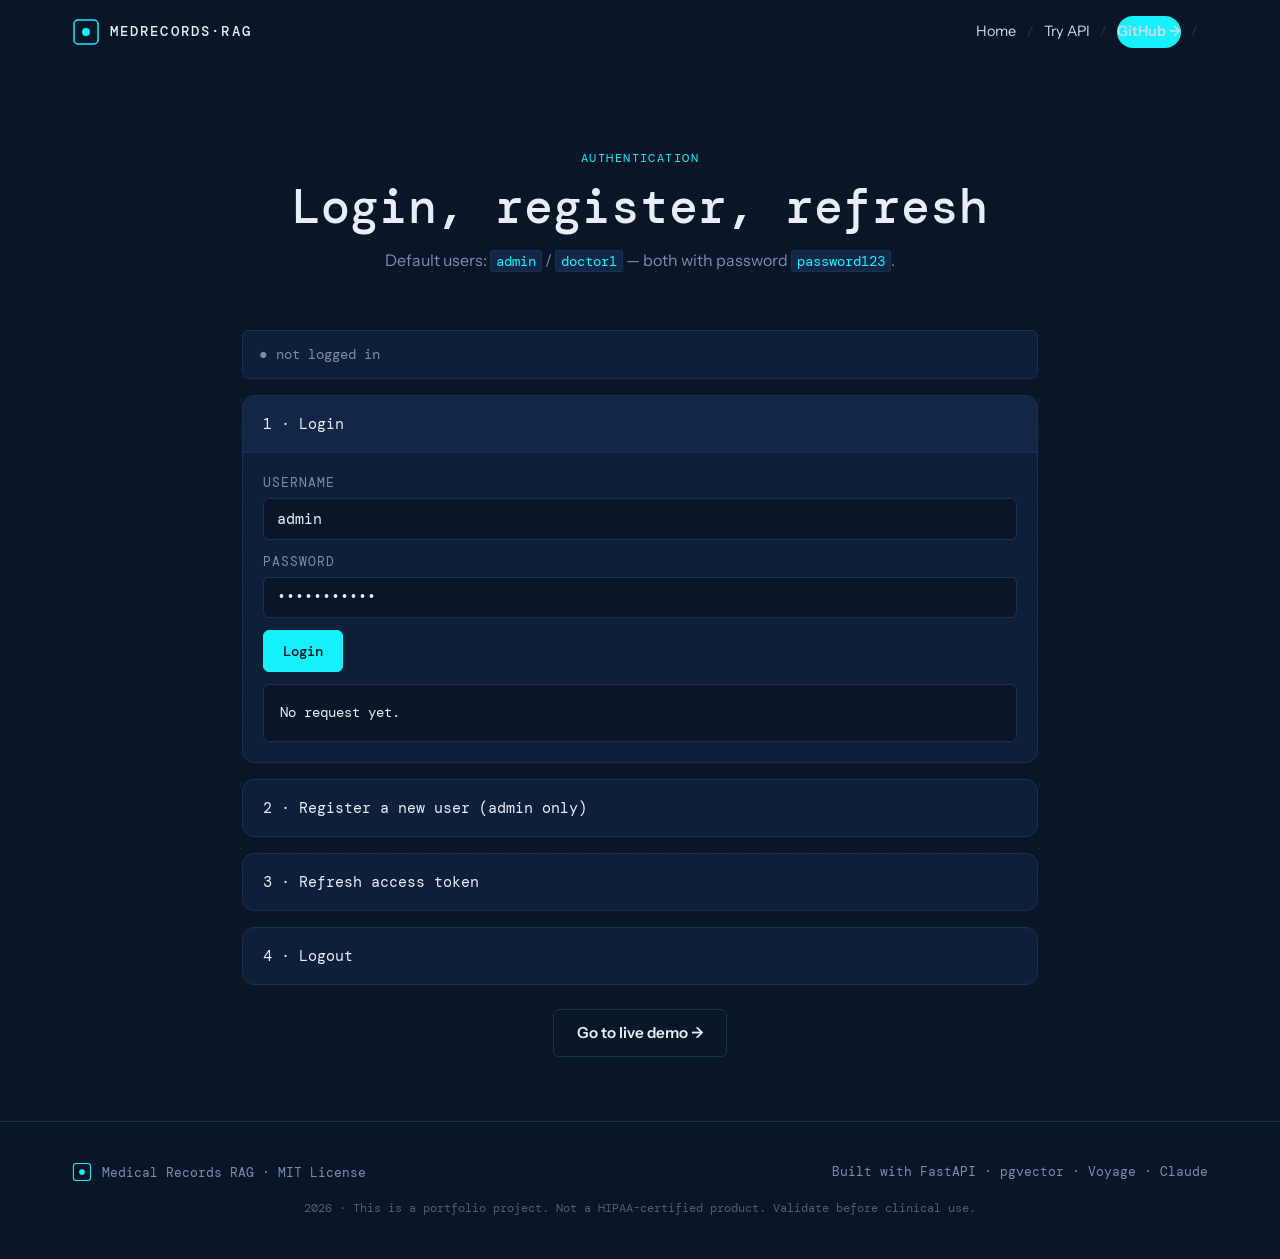
<file: website/auth.html>
<!DOCTYPE html>
<html lang="en">
<head>
  <meta charset="UTF-8" />
  <meta name="viewport" content="width=device-width, initial-scale=1.0" />
  <meta name="description" content="Login, register and manage tokens for the MedRecords RAG API." />
  <title>Auth · MedRecords RAG</title>
  <link rel="preconnect" href="https://fonts.googleapis.com" />
  <link rel="preconnect" href="https://fonts.gstatic.com" crossorigin />
  <link href="https://fonts.googleapis.com/css2?family=DM+Mono:wght@400;500&family=Instrument+Sans:wght@400;500;600&display=swap" rel="stylesheet" />
  <link rel="stylesheet" href="app.css" />
</head>
<body>

  <!-- ─── NAV ───────────────────────────────────────────────── -->
  <header>
    <nav class="nav" id="mainNav" aria-label="Main navigation">
      <div class="nav-inner">
        <a href="index.html" class="nav-brand" aria-label="MedRecords RAG home">
          <svg width="28" height="28" viewBox="0 0 28 28" fill="none" xmlns="http://www.w3.org/2000/svg" aria-hidden="true">
            <rect x="2" y="2" width="24" height="24" rx="4" stroke="#14f1fa" stroke-width="1.5"/>
            <circle cx="14" cy="14" r="4" fill="#14f1fa"/>
          </svg>
          MEDRECORDS·RAG
        </a>
        <ul class="nav-links" role="list">
          <li><a href="index.html">Home</a></li>
          <li><a href="try.html">Try API</a></li>
          <li>
            <a href="https://github.com/Ameyk244/Medical-Records-RAG-System" class="nav-github" target="_blank" rel="noopener noreferrer">
              GitHub →
            </a>
          </li>
          <li><span data-nav-status></span></li>
        </ul>
        <button class="nav-hamburger" id="hamburgerBtn" aria-label="Toggle navigation menu" aria-expanded="false">
          <span></span>
          <span></span>
          <span></span>
        </button>
      </div>
      <div class="nav-mobile" id="mobileMenu" role="navigation" aria-label="Mobile navigation">
        <a href="index.html">Home</a>
        <a href="try.html">Try API</a>
        <a href="https://github.com/Ameyk244/Medical-Records-RAG-System" target="_blank" rel="noopener noreferrer">GitHub →</a>
      </div>
    </nav>
  </header>

  <main>

    <!-- ─── PAGE HERO ─────────────────────────────────────────── -->
    <section class="page-hero">
      <div class="container">
        <span class="label">authentication</span>
        <h1>Login, register, refresh</h1>
        <p class="muted">Default users: <code>admin</code> / <code>doctor1</code> — both with password <code>password123</code>.</p>
      </div>
    </section>

    <!-- ─── LIVE API PANELS ───────────────────────────────────── -->
    <section class="live-api" aria-label="Authentication API panels">

      <!-- Status bar -->
      <div class="status-bar" data-nav-status></div>

      <!-- 1. Login -->
      <details open class="card">
        <summary>1 &middot; Login</summary>
        <div class="panel-body">
          <label>username
            <input id="login-username" value="admin" autocomplete="username">
          </label>
          <label>password
            <input id="login-password" type="password" value="password123" autocomplete="current-password">
          </label>
          <button class="btn-primary" id="login-btn">Login</button>
          <div class="response" id="login-response">No request yet.</div>
        </div>
      </details>

      <!-- 2. Register -->
      <details class="card">
        <summary>2 &middot; Register a new user (admin only)</summary>
        <div class="panel-body">
          <label>username
            <input id="reg-username" placeholder="nurse_jane" autocomplete="off">
          </label>
          <label>password
            <input id="reg-password" type="password" value="supersecret1" autocomplete="new-password">
          </label>
          <label>role
            <select id="reg-role">
              <option>clinician</option>
              <option>admin</option>
              <option>readonly</option>
            </select>
          </label>
          <button class="btn-primary" id="reg-btn">Register</button>
          <div class="response" id="reg-response">No request yet.</div>
        </div>
      </details>

      <!-- 3. Refresh -->
      <details class="card">
        <summary>3 &middot; Refresh access token</summary>
        <div class="panel-body">
          <p class="muted">Uses the refresh_token captured during login. No input needed.</p>
          <button class="btn-primary" id="refresh-btn">Refresh</button>
          <div class="response" id="refresh-response">No request yet.</div>
        </div>
      </details>

      <!-- 4. Logout -->
      <details class="card">
        <summary>4 &middot; Logout</summary>
        <div class="panel-body">
          <p class="muted">Blacklists the current access token and revokes all refresh tokens for this user.</p>
          <button class="btn-primary" id="logout-btn">Logout</button>
          <div class="response" id="logout-response">No request yet.</div>
        </div>
      </details>

      <p class="centered">
        <a class="btn-ghost" href="try.html">Go to live demo →</a>
      </p>

    </section>

  </main>

  <!-- ─── FOOTER ───────────────────────────────────────────── -->
  <footer class="footer" aria-label="Site footer">
    <div class="container">
      <div class="footer-inner">
        <div class="footer-brand">
          <svg width="20" height="20" viewBox="0 0 28 28" fill="none" xmlns="http://www.w3.org/2000/svg" aria-hidden="true">
            <rect x="2" y="2" width="24" height="24" rx="4" stroke="#14f1fa" stroke-width="1.5"/>
            <circle cx="14" cy="14" r="4" fill="#14f1fa"/>
          </svg>
          Medical Records RAG &middot; MIT License
        </div>
        <div class="footer-right">
          Built with FastAPI &middot; pgvector &middot; Voyage &middot; Claude
        </div>
      </div>
      <p class="footer-note">
        2026 &middot; This is a portfolio project. Not a HIPAA-certified product. Validate before clinical use.
      </p>
    </div>
  </footer>

  <script src="app.js"></script>
  <script>
    (function () {
      'use strict';

      document.addEventListener('DOMContentLoaded', function () {

        /* ── 1. LOGIN ── */
        var loginBtn = document.getElementById('login-btn');
        var loginResp = document.getElementById('login-response');

        if (loginBtn) {
          loginBtn.addEventListener('click', async function () {
            var username = document.getElementById('login-username').value.trim();
            var password = document.getElementById('login-password').value;
            loginResp.textContent = 'Sending request...';
            loginResp.classList.remove('ok', 'err');

            var result;
            try {
              result = await MedRag.call('/auth/login', {
                method: 'POST',
                headers: { 'Content-Type': 'application/json' },
                body: JSON.stringify({ username: username, password: password }),
              });
            } catch (e) {
              loginResp.classList.add('err');
              loginResp.textContent = 'Network error: ' + e.message;
              return;
            }

            MedRag.displayResponse(loginResp, result);

            if (result.status === 200 && result.body && result.body.access_token) {
              MedRag.state.access_token = result.body.access_token;
              MedRag.state.refresh_token = result.body.refresh_token || null;
              MedRag.state.username = username;
              var payload = MedRag.decodeJwt(result.body.access_token);
              MedRag.state.role = (payload && payload.role) ? payload.role : 'unknown';
              MedRag.state.exp  = (payload && payload.exp)  ? payload.exp  : null;
              MedRag.saveState();
              MedRag.initNav();
            }
          });
        }

        /* ── 2. REGISTER ── */
        var regBtn = document.getElementById('reg-btn');
        var regResp = document.getElementById('reg-response');

        if (regBtn) {
          regBtn.addEventListener('click', async function () {
            var username = document.getElementById('reg-username').value.trim();
            var password = document.getElementById('reg-password').value;
            var role     = document.getElementById('reg-role').value;
            regResp.textContent = 'Sending request...';
            regResp.classList.remove('ok', 'err');

            var result;
            try {
              result = await MedRag.call('/auth/register', {
                method: 'POST',
                headers: { 'Content-Type': 'application/json' },
                body: JSON.stringify({ username: username, password: password, role: role }),
              });
            } catch (e) {
              regResp.classList.add('err');
              regResp.textContent = 'Network error: ' + e.message;
              return;
            }

            MedRag.displayResponse(regResp, result);
          });
        }

        /* ── 3. REFRESH ── */
        var refreshBtn = document.getElementById('refresh-btn');
        var refreshResp = document.getElementById('refresh-response');

        if (refreshBtn) {
          refreshBtn.addEventListener('click', async function () {
            refreshResp.textContent = 'Sending request...';
            refreshResp.classList.remove('ok', 'err');

            var result;
            try {
              result = await MedRag.call('/auth/refresh', {
                method: 'POST',
                headers: { 'Content-Type': 'application/json' },
                body: JSON.stringify({ refresh_token: MedRag.state.refresh_token }),
              });
            } catch (e) {
              refreshResp.classList.add('err');
              refreshResp.textContent = 'Network error: ' + e.message;
              return;
            }

            MedRag.displayResponse(refreshResp, result);

            if (result.status === 200 && result.body && result.body.access_token) {
              MedRag.state.access_token = result.body.access_token;
              var payload = MedRag.decodeJwt(result.body.access_token);
              MedRag.state.exp = (payload && payload.exp) ? payload.exp : null;
              MedRag.saveState();
              MedRag.initNav();
            }
          });
        }

        /* ── 4. LOGOUT ── */
        var logoutBtn = document.getElementById('logout-btn');
        var logoutResp = document.getElementById('logout-response');

        if (logoutBtn) {
          logoutBtn.addEventListener('click', async function () {
            logoutResp.textContent = 'Sending request...';
            logoutResp.classList.remove('ok', 'err');

            var result;
            try {
              result = await MedRag.call('/auth/logout', { method: 'POST' });
            } catch (e) {
              logoutResp.classList.add('err');
              logoutResp.textContent = 'Network error: ' + e.message;
              return;
            }

            MedRag.displayResponse(logoutResp, result);
            MedRag.clearState();
            MedRag.initNav();
          });
        }

      }); /* end DOMContentLoaded */

    })();
  </script>

</body>
</html>
</file>
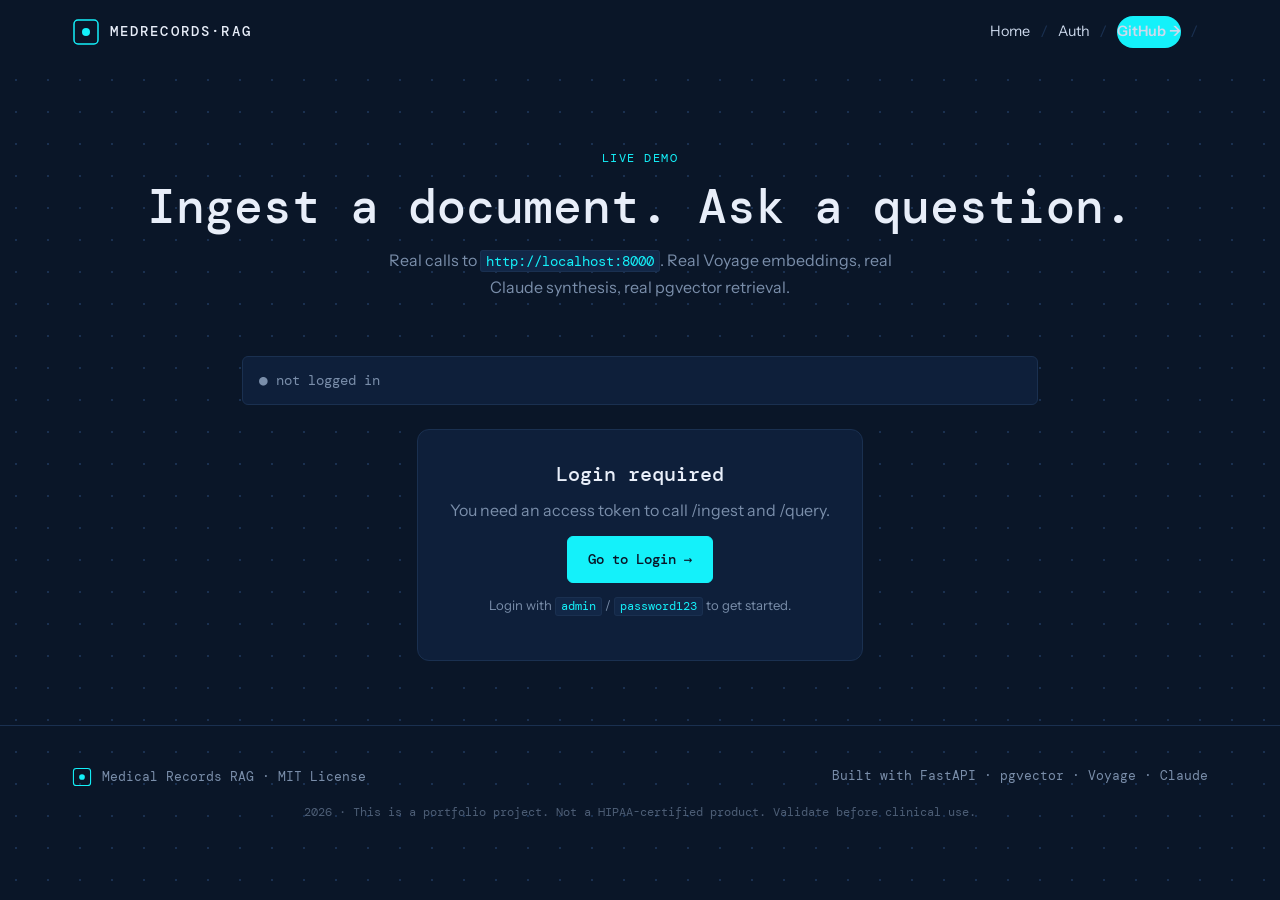
<file: website/try.html>
<!DOCTYPE html>
<html lang="en">
<head>
  <meta charset="UTF-8" />
  <meta name="viewport" content="width=device-width, initial-scale=1.0" />
  <meta name="description" content="Ingest patient documents and run natural-language queries against the MedRecords RAG API." />
  <title>Try the API · MedRecords RAG</title>
  <link rel="preconnect" href="https://fonts.googleapis.com" />
  <link rel="preconnect" href="https://fonts.gstatic.com" crossorigin />
  <link href="https://fonts.googleapis.com/css2?family=DM+Mono:wght@400;500&family=Instrument+Sans:wght@400;500;600&display=swap" rel="stylesheet" />
  <link rel="stylesheet" href="app.css" />
</head>
<body>

  <!-- ─── NAV ───────────────────────────────────────────────── -->
  <header>
    <nav class="nav" id="mainNav" aria-label="Main navigation">
      <div class="nav-inner">
        <a href="index.html" class="nav-brand" aria-label="MedRecords RAG home">
          <svg width="28" height="28" viewBox="0 0 28 28" fill="none" xmlns="http://www.w3.org/2000/svg" aria-hidden="true">
            <rect x="2" y="2" width="24" height="24" rx="4" stroke="#14f1fa" stroke-width="1.5"/>
            <circle cx="14" cy="14" r="4" fill="#14f1fa"/>
          </svg>
          MEDRECORDS·RAG
        </a>
        <ul class="nav-links" role="list">
          <li><a href="index.html">Home</a></li>
          <li><a href="auth.html">Auth</a></li>
          <li>
            <a href="https://github.com/Ameyk244/Medical-Records-RAG-System" class="nav-github" target="_blank" rel="noopener noreferrer">
              GitHub →
            </a>
          </li>
          <li><span data-nav-status></span></li>
        </ul>
        <button class="nav-hamburger" id="hamburgerBtn" aria-label="Toggle navigation menu" aria-expanded="false">
          <span></span>
          <span></span>
          <span></span>
        </button>
      </div>
      <div class="nav-mobile" id="mobileMenu" role="navigation" aria-label="Mobile navigation">
        <a href="index.html">Home</a>
        <a href="auth.html">Auth / Login</a>
        <a href="https://github.com/Ameyk244/Medical-Records-RAG-System" target="_blank" rel="noopener noreferrer">GitHub →</a>
      </div>
    </nav>
  </header>

  <main>

    <!-- ─── PAGE HERO ─────────────────────────────────────────── -->
    <section class="page-hero">
      <div class="container">
        <span class="label">live demo</span>
        <h1>Ingest a document. Ask a question.</h1>
        <p class="muted">Real calls to <code>http://localhost:8000</code>. Real Voyage embeddings, real Claude synthesis, real pgvector retrieval.</p>
      </div>
    </section>

    <!-- ─── LIVE API PANELS ───────────────────────────────────── -->
    <section class="live-api" aria-label="Live API demo panels">

      <!-- Status bar -->
      <div class="status-bar" data-nav-status></div>

      <!-- Login required prompt (shown when not authenticated) -->
      <div id="login-required" class="card centered" hidden>
        <h3>Login required</h3>
        <p>You need an access token to call /ingest and /query.</p>
        <a class="btn-primary" href="auth.html">Go to Login →</a>
        <p class="muted small">Login with <code>admin</code> / <code>password123</code> to get started.</p>
      </div>

      <!-- 1. Ingest -->
      <details open class="card auth-required">
        <summary>1 &middot; Ingest a document</summary>
        <div class="panel-body">
          <label>file
            <input id="ing-file" type="file">
          </label>
          <label>patient_id
            <input id="ing-patient" value="P123">
          </label>
          <label>source_type
            <select id="ing-type">
              <option>pdf</option>
              <option selected>csv</option>
              <option>fhir_json</option>
              <option>hl7</option>
              <option>dicom_meta</option>
              <option>ccd_xml</option>
              <option>txt</option>
              <option>docx</option>
              <option>xlsx</option>
            </select>
          </label>
          <label>document_date (optional)
            <input id="ing-date" type="date">
          </label>
          <button class="btn-primary" id="ing-btn">Ingest</button>
          <div class="response" id="ing-response">No request yet.</div>
          <p class="muted small">Returns a task_id immediately. Run a Celery worker to actually process the upload.</p>
        </div>
      </details>

      <!-- 2. Query -->
      <details open class="card auth-required">
        <summary>2 &middot; Query</summary>
        <div class="panel-body">
          <label>patient_id
            <input id="q-patient" value="P123">
          </label>
          <label>query_text
            <textarea id="q-text">What lab values were elevated?</textarea>
          </label>
          <button class="btn-primary" id="q-btn">Run query</button>
          <div id="q-cache-wrap"></div>
          <div class="response" id="q-response">No request yet.</div>
          <p class="muted small">Try the same query twice — second response should show <code>x-cache: hit</code>.</p>
        </div>
      </details>

    </section>

  </main>

  <!-- ─── FOOTER ───────────────────────────────────────────── -->
  <footer class="footer" aria-label="Site footer">
    <div class="container">
      <div class="footer-inner">
        <div class="footer-brand">
          <svg width="20" height="20" viewBox="0 0 28 28" fill="none" xmlns="http://www.w3.org/2000/svg" aria-hidden="true">
            <rect x="2" y="2" width="24" height="24" rx="4" stroke="#14f1fa" stroke-width="1.5"/>
            <circle cx="14" cy="14" r="4" fill="#14f1fa"/>
          </svg>
          Medical Records RAG &middot; MIT License
        </div>
        <div class="footer-right">
          Built with FastAPI &middot; pgvector &middot; Voyage &middot; Claude
        </div>
      </div>
      <p class="footer-note">
        2026 &middot; This is a portfolio project. Not a HIPAA-certified product. Validate before clinical use.
      </p>
    </div>
  </footer>

  <script src="app.js"></script>
  <script>
    (function () {
      'use strict';

      document.addEventListener('DOMContentLoaded', function () {
        var loginRequired = document.getElementById('login-required');
        var authPanels = document.querySelectorAll('.auth-required');

        /* ── Auth gate ── */
        function applyAuthState() {
          if (!MedRag.state.access_token) {
            /* Not logged in: show prompt, hide protected panels */
            if (loginRequired) loginRequired.hidden = false;
            authPanels.forEach(function (el) { el.hidden = true; });
          } else {
            /* Logged in: hide prompt, show panels */
            if (loginRequired) loginRequired.hidden = true;
            authPanels.forEach(function (el) { el.hidden = false; });
          }
        }

        applyAuthState();

        /* ── 1. INGEST ── */
        var ingBtn = document.getElementById('ing-btn');
        var ingResp = document.getElementById('ing-response');

        if (ingBtn) {
          ingBtn.addEventListener('click', async function () {
            var fileInput = document.getElementById('ing-file');
            if (!fileInput.files || fileInput.files.length === 0) {
              ingResp.classList.remove('ok');
              ingResp.classList.add('err');
              ingResp.textContent = 'Please pick a file first.';
              return;
            }

            var patientId  = document.getElementById('ing-patient').value.trim();
            var sourceType = document.getElementById('ing-type').value;
            var docDate    = document.getElementById('ing-date').value;

            var fd = new FormData();
            fd.append('file', fileInput.files[0]);
            fd.append('patient_id', patientId);
            fd.append('source_type', sourceType);
            if (docDate) fd.append('document_date', docDate);

            ingResp.textContent = 'Sending request...';
            ingResp.classList.remove('ok', 'err');

            var result;
            try {
              /* Do NOT set Content-Type — browser must set it with the multipart boundary */
              var headers = {};
              if (MedRag.state.access_token) {
                headers['Authorization'] = 'Bearer ' + MedRag.state.access_token;
              }
              var resp = await fetch(MedRag.API_BASE + '/ingest', {
                method: 'POST',
                headers: headers,
                body: fd,
              });
              var text = await resp.text();
              var json = null;
              try { json = JSON.parse(text); } catch (_) {}
              result = { status: resp.status, headers: resp.headers, body: json !== null ? json : text };
            } catch (e) {
              ingResp.classList.add('err');
              ingResp.textContent = 'Network error: ' + e.message;
              return;
            }

            MedRag.displayResponse(ingResp, result);
          });
        }

        /* ── 2. QUERY ── */
        var qBtn     = document.getElementById('q-btn');
        var qResp    = document.getElementById('q-response');
        var cacheWrap = document.getElementById('q-cache-wrap');

        if (qBtn) {
          qBtn.addEventListener('click', async function () {
            var patient_id  = document.getElementById('q-patient').value.trim();
            var query_text  = document.getElementById('q-text').value.trim();
            qResp.textContent = 'Sending request...';
            qResp.classList.remove('ok', 'err');
            if (cacheWrap) cacheWrap.innerHTML = '';

            var result;
            try {
              result = await MedRag.call('/query', {
                method: 'POST',
                headers: { 'Content-Type': 'application/json' },
                body: JSON.stringify({ patient_id: patient_id, query_text: query_text }),
              });
            } catch (e) {
              qResp.classList.add('err');
              qResp.textContent = 'Network error: ' + e.message;
              return;
            }

            /* X-Cache badge */
            if (cacheWrap) {
              var cacheVal = result.headers.get('X-Cache');
              if (cacheVal) {
                cacheWrap.innerHTML =
                  'X-Cache: <span class="cache-badge">' + cacheVal + '</span>';
              }
            }

            /* Pretty-print with citations */
            if (
              result.status >= 200 &&
              result.status < 300 &&
              result.body &&
              typeof result.body === 'object'
            ) {
              var body = result.body;
              var out = 'HTTP ' + result.status + '\n\n';

              if (body.answer) {
                out += 'ANSWER\n' + body.answer + '\n';
              }

              if (body.citations && Array.isArray(body.citations) && body.citations.length > 0) {
                out += '\nCITATIONS\n';
                body.citations.forEach(function (c, i) {
                  if (typeof c === 'string') {
                    out += '  [' + (i + 1) + '] ' + c + '\n';
                  } else if (typeof c === 'object') {
                    var label = c.source || c.document_id || c.chunk_id || JSON.stringify(c);
                    out += '  [' + (i + 1) + '] ' + label + '\n';
                  }
                });
              }

              if (!body.answer) {
                out += JSON.stringify(body, null, 2);
              }

              qResp.classList.add('ok');
              qResp.textContent = out;
            } else {
              MedRag.displayResponse(qResp, result);
            }
          });
        }

      }); /* end DOMContentLoaded */

    })();
  </script>

</body>
</html>
</file>
<file: website/app.css>
/* ═══════════════════════════════════════════════════════════════════
   app.css — Shared design tokens + common components
   MedRecords RAG · used by index.html, auth.html, try.html
═══════════════════════════════════════════════════════════════════ */

/* ─── DESIGN TOKENS ─────────────────────────────────────────────── */
:root {
  --bg: #0a1628;
  --surface: #0e1f3a;
  --surface-2: #122747;
  --border: #1a3050;
  --accent: #14f1fa;
  --accent-dim: #0ad4dd;
  --accent-glow: rgba(20, 241, 250, 0.15);
  --text: #e8eef9;
  --text-2: #cdd9ec;
  --muted: #7a8eaa;
  --danger: #ff6b8b;
  --success: #5ce0a0;
  --max-w: 1200px;
  --radius: 6px;
  --radius-lg: 12px;
}

/* ─── RESET & BASE ───────────────────────────────────────────────── */
*, *::before, *::after {
  box-sizing: border-box;
  margin: 0;
  padding: 0;
}

html {
  scroll-behavior: smooth;
}

body {
  background-color: var(--bg);
  /* Subtle dot-grid: clinical precision feel */
  background-image: radial-gradient(circle, var(--border) 1px, transparent 1px);
  background-size: 32px 32px;
  background-attachment: fixed;
  color: var(--text);
  font-family: 'Instrument Sans', sans-serif;
  font-size: 16px;
  line-height: 1.6;
  -webkit-font-smoothing: antialiased;
}

a {
  color: inherit;
  text-decoration: none;
}

button {
  cursor: pointer;
  font-family: 'Instrument Sans', sans-serif;
  border: none;
  background: none;
}

ul {
  list-style: none;
}

img {
  display: block;
  max-width: 100%;
}

/* ─── FOCUS RING ─────────────────────────────────────────────────── */
:focus-visible {
  outline: 2px solid var(--accent);
  outline-offset: 2px;
}

/* ─── TYPOGRAPHY HELPERS ─────────────────────────────────────────── */
.font-mono {
  font-family: 'DM Mono', monospace;
}

.label-small {
  font-family: 'DM Mono', monospace;
  font-size: 0.85rem;
  font-weight: 400;
  text-transform: uppercase;
  letter-spacing: 0.1em;
  color: var(--muted);
}

.label-accent {
  font-family: 'DM Mono', monospace;
  font-size: 0.85rem;
  font-weight: 400;
  text-transform: uppercase;
  letter-spacing: 0.1em;
  color: var(--accent);
}

/* Shared .label alias (used in auth/try page-hero) */
.label {
  display: inline-block;
  font-family: 'DM Mono', monospace;
  font-size: 0.78rem;
  font-weight: 400;
  text-transform: uppercase;
  letter-spacing: 0.12em;
  color: var(--accent);
  margin-bottom: 0.75rem;
}

.muted {
  color: var(--muted);
}

.muted.small,
.small {
  font-size: 0.82rem;
}

code {
  font-family: 'DM Mono', monospace;
  font-size: 0.88em;
  background: var(--surface-2);
  border: 1px solid var(--border);
  padding: 1px 5px;
  border-radius: 3px;
  color: var(--accent);
}

/* ─── LAYOUT HELPERS ─────────────────────────────────────────────── */
.container {
  width: 100%;
  max-width: var(--max-w);
  margin: 0 auto;
  padding: 0 2rem;
}

.section {
  padding: 7.5rem 0;   /* ~25% more breathing room */
}

.section-header {
  margin-bottom: 4rem;
}

.section-header h2 {
  font-family: 'DM Mono', monospace;
  font-size: clamp(2rem, 4vw, 3rem);
  font-weight: 500;
  line-height: 1.1;    /* tighter heading line-height */
  margin-bottom: 0.75rem;
}

.section-header p {
  font-size: 1.1rem;
  color: var(--muted);
  max-width: 52ch;
}

/* ─── BUTTONS ────────────────────────────────────────────────────── */
.btn {
  display: inline-flex;
  align-items: center;
  gap: 0.4rem;
  padding: 0.65rem 1.4rem;
  border-radius: var(--radius);
  font-family: 'Instrument Sans', sans-serif;
  font-size: 0.95rem;
  font-weight: 600;
  transition: all 0.15s ease;
}

.btn:active {
  transform: scale(0.97);
}

.btn-primary {
  display: inline-flex;
  align-items: center;
  gap: 0.4rem;
  padding: 0.65rem 1.4rem;
  border-radius: var(--radius);
  font-family: 'Instrument Sans', sans-serif;
  font-size: 0.95rem;
  font-weight: 600;
  background: var(--accent);
  color: var(--bg);
  border: 1px solid var(--accent);
  transition: all 0.15s ease;
  cursor: pointer;
}

.btn-primary:hover {
  background: var(--accent-dim);
  border-color: var(--accent-dim);
  box-shadow: 0 0 20px var(--accent-glow);
  transform: translateY(-1px);
}

.btn-primary:active {
  transform: scale(0.97) translateY(0);
}

.btn-ghost {
  display: inline-flex;
  align-items: center;
  gap: 0.4rem;
  padding: 0.65rem 1.4rem;
  border-radius: var(--radius);
  font-family: 'Instrument Sans', sans-serif;
  font-size: 0.95rem;
  font-weight: 600;
  background: transparent;
  color: var(--text);
  border: 1px solid var(--border);
  transition: all 0.15s ease;
  cursor: pointer;
}

.btn-ghost:hover {
  border-color: var(--accent);
  color: var(--accent);
  transform: translateY(-1px);
}

.btn-ghost:active {
  transform: scale(0.97) translateY(0);
}

.btn-secondary {
  display: inline-flex;
  align-items: center;
  gap: 0.4rem;
  padding: 0.65rem 1.4rem;
  border-radius: var(--radius);
  font-family: 'Instrument Sans', sans-serif;
  font-size: 0.95rem;
  font-weight: 600;
  background: var(--surface-2);
  color: var(--text-2);
  border: 1px solid var(--border);
  transition: all 0.15s ease;
  cursor: pointer;
}

.btn-secondary:hover {
  border-color: var(--accent);
  color: var(--accent);
  transform: translateY(-1px);
}

/* Alias used by existing index.html markup */
.btn-outline {
  display: inline-flex;
  align-items: center;
  gap: 0.4rem;
  padding: 0.65rem 1.4rem;
  border-radius: var(--radius);
  font-family: 'Instrument Sans', sans-serif;
  font-size: 0.95rem;
  font-weight: 600;
  background: transparent;
  color: var(--text);
  border: 1px solid var(--border);
  transition: all 0.15s ease;
  cursor: pointer;
}

.btn-outline:hover {
  border-color: var(--accent);
  color: var(--accent);
  transform: translateY(-1px);
}

.btn-teal-outline {
  display: inline-flex;
  align-items: center;
  gap: 0.4rem;
  background: transparent;
  color: var(--accent);
  border: 1px solid var(--accent);
  font-size: 0.85rem;
  padding: 0.4rem 0.9rem;
  border-radius: var(--radius);
  font-family: 'Instrument Sans', sans-serif;
  transition: all 0.15s ease;
  cursor: pointer;
}

.btn-teal-outline:hover {
  background: var(--accent-glow);
  transform: translateY(-1px);
}

.btn-cta {
  padding: 0.85rem 2rem;
  font-size: 1rem;
}

/* ─── GENERAL-PURPOSE CARD ───────────────────────────────────────── */
.card {
  background: var(--surface);
  border: 1px solid var(--border);
  border-radius: var(--radius-lg);
  padding: 2rem;
  transition: border-color 0.15s ease, box-shadow 0.15s ease, transform 0.15s ease;
}

.card:hover {
  border-color: var(--accent-dim);
  box-shadow: 0 0 24px var(--accent-glow);
  transform: translateY(-1px);
}

.card.centered {
  text-align: center;
  max-width: 600px;
  margin: 0 auto;
}

.card.centered p {
  color: var(--muted);
  margin: 0.75rem 0;
}

.card h2 {
  font-family: 'DM Mono', monospace;
  font-size: 1.75rem;
  font-weight: 500;
  line-height: 1.1;
  margin-bottom: 0.75rem;
}

.card h3 {
  font-family: 'DM Mono', monospace;
  font-size: 1.25rem;
  font-weight: 500;
  line-height: 1.2;
  margin-bottom: 0.5rem;
}

/* ─── PILL ───────────────────────────────────────────────────────── */
.pill {
  padding: 0.5rem 1rem;
  border: 1px solid var(--border);
  border-radius: 999px;
  font-family: 'DM Mono', monospace;
  font-size: 0.9rem;
  color: var(--muted);
}

.pill.active {
  color: var(--accent);
  border-color: var(--accent-dim);
}

/* ─── NAV ────────────────────────────────────────────────────────── */
.nav {
  position: sticky;
  top: 0;
  z-index: 100;
  background: var(--bg);
  transition: border-bottom 0.2s, backdrop-filter 0.2s;
}

.nav.scrolled {
  border-bottom: 1px solid var(--border);
  backdrop-filter: blur(8px);
  -webkit-backdrop-filter: blur(8px);
  background: rgba(10, 22, 40, 0.88);
}

.nav-inner {
  display: flex;
  align-items: center;
  justify-content: space-between;
  height: 64px;
  max-width: var(--max-w);
  margin: 0 auto;
  padding: 0 2rem;
}

.nav-brand {
  display: flex;
  align-items: center;
  gap: 0.6rem;
  font-family: 'DM Mono', monospace;
  font-weight: 500;
  font-size: 0.9rem;
  letter-spacing: 0.15em;
  text-transform: uppercase;
  color: var(--text);
  text-decoration: none;
}

.nav-brand:hover {
  color: var(--accent);
}

.nav-links {
  display: flex;
  align-items: center;
  gap: 0;
}

/* "/" separator between nav links */
.nav-links li {
  display: flex;
  align-items: center;
}

.nav-links li + li::before {
  content: '/';
  color: var(--border);
  font-family: 'DM Mono', monospace;
  font-size: 0.85rem;
  padding: 0 0.6rem;
}

.nav-links a {
  font-size: 0.9rem;
  color: var(--text-2);
  transition: color 0.15s ease;
  padding: 0.25rem 0;
}

.nav-links a:hover {
  color: var(--accent);
}

.nav-links a.active {
  color: var(--accent);
}

.nav-github {
  display: inline-flex;
  align-items: center;
  gap: 0.3rem;
  padding: 0.4rem 1rem;
  border-radius: 999px;
  background: var(--accent);
  color: var(--bg);
  font-size: 0.85rem;
  font-weight: 600;
  font-family: 'Instrument Sans', sans-serif;
  transition: all 0.15s ease;
}

.nav-github:hover {
  background: var(--accent-dim);
  box-shadow: 0 0 16px var(--accent-glow);
  transform: translateY(-1px);
}

/* Nav auth pill — shown when logged in */
.nav-auth-pill {
  display: inline-flex;
  align-items: center;
  gap: 0.35rem;
  font-family: 'DM Mono', monospace;
  font-size: 0.78rem;
  color: var(--accent);
  background: var(--accent-glow);
  border: 1px solid var(--accent-dim);
  padding: 0.25rem 0.75rem;
  border-radius: 999px;
  white-space: nowrap;
}

/* Hamburger */
.nav-hamburger {
  display: none;
  flex-direction: column;
  gap: 5px;
  background: none;
  border: none;
  padding: 4px;
  cursor: pointer;
}

.nav-hamburger span {
  display: block;
  width: 22px;
  height: 2px;
  background: var(--text);
  border-radius: 2px;
  transition: transform 0.2s, opacity 0.2s;
}

.nav-mobile {
  display: none;
  flex-direction: column;
  padding: 1rem 2rem 1.5rem;
  gap: 1rem;
  border-top: 1px solid var(--border);
}

.nav-mobile.open {
  display: flex;
}

.nav-mobile a {
  font-size: 1rem;
  color: var(--text-2);
  padding: 0.25rem 0;
}

.nav-mobile a:hover {
  color: var(--accent);
}

/* ─── PAGE HERO (auth.html + try.html) ──────────────────────────── */
.page-hero {
  padding: 5rem 0 3.5rem;
  text-align: center;
}

.page-hero h1 {
  font-family: 'DM Mono', monospace;
  font-size: clamp(1.75rem, 4vw, 3rem);
  font-weight: 500;
  line-height: 1.1;
  margin-bottom: 0.85rem;
}

.page-hero p {
  font-size: 1rem;
  color: var(--muted);
  max-width: 48ch;
  margin: 0 auto;
  line-height: 1.65;
}

/* ─── FOOTER ─────────────────────────────────────────────────────── */
.footer {
  padding: 2.5rem 0;
  border-top: 1px solid var(--border);
}

.footer-inner {
  display: flex;
  align-items: center;
  justify-content: space-between;
  flex-wrap: wrap;
  gap: 1rem;
  margin-bottom: 1rem;
}

.footer-brand {
  display: flex;
  align-items: center;
  gap: 0.6rem;
  font-family: 'DM Mono', monospace;
  font-size: 0.82rem;
  color: var(--muted);
}

.footer-right {
  font-family: 'DM Mono', monospace;
  font-size: 0.8rem;
  color: var(--muted);
}

.footer-note {
  font-size: 0.78rem;
  color: var(--muted);
  opacity: 0.6;
  font-family: 'DM Mono', monospace;
  text-align: center;
}

/* ─── LIVE API PANELS ─────────────────────────────────────────────── */
.live-api {
  display: grid;
  gap: 1rem;
  max-width: 860px;
  margin: 0 auto;
  padding: 0 2rem 4rem;
}

.live-api .status-bar {
  padding: 0.75rem 1rem;
  border: 1px solid var(--border);
  border-radius: var(--radius);
  background: var(--surface);
  font-family: 'DM Mono', monospace;
  font-size: 0.9rem;
  display: flex;
  justify-content: space-between;
  align-items: center;
  min-height: 2.75rem;
  color: var(--muted);
}

.live-api .status-bar.in {
  color: var(--accent);
  border-color: var(--accent-dim);
}

/* details panels as cards */
.live-api details {
  border: 1px solid var(--border);
  border-radius: var(--radius-lg);
  background: var(--surface);
  overflow: hidden;
  transition: border-color 0.15s ease, box-shadow 0.15s ease;
}

.live-api details:hover {
  border-color: var(--accent-dim);
  box-shadow: 0 0 20px var(--accent-glow);
}

.live-api details.card {
  /* override generic .card padding since panel-body handles it */
  padding: 0;
}

.live-api details.card:hover {
  transform: translateY(-1px);
}

.live-api summary {
  padding: 1rem 1.25rem;
  cursor: pointer;
  font-family: 'DM Mono', monospace;
  font-size: 0.95rem;
  user-select: none;
  list-style: none;
}

.live-api summary::-webkit-details-marker { display: none; }

.live-api summary:hover {
  background: var(--surface-2);
}

.live-api details[open] summary {
  border-bottom: 1px solid var(--border);
  background: var(--surface-2);
}

.live-api .panel-body {
  padding: 1.25rem;
  display: grid;
  gap: 0.75rem;
}

.live-api label {
  display: grid;
  gap: 0.3rem;
  font-family: 'DM Mono', monospace;
  font-size: 0.8rem;
  color: var(--muted);
  text-transform: uppercase;
  letter-spacing: 0.08em;
}

.live-api input,
.live-api select,
.live-api textarea {
  font-family: 'DM Mono', monospace;
  font-size: 0.95rem;
  background: var(--bg);
  color: var(--text);
  border: 1px solid var(--border);
  padding: 0.6rem 0.8rem;
  border-radius: var(--radius);
  transition: border-color 0.15s ease;
}

.live-api input:focus,
.live-api select:focus,
.live-api textarea:focus {
  outline: 2px solid var(--accent);
  outline-offset: 2px;
  border-color: var(--accent);
}

.live-api textarea {
  min-height: 80px;
  resize: vertical;
}

/* Primary button variant inside panels */
.live-api button.primary,
.live-api .btn-primary {
  background: var(--accent);
  color: var(--bg);
  border: 1px solid var(--accent);
  padding: 0.7rem 1.2rem;
  font-family: 'DM Mono', monospace;
  font-size: 0.9rem;
  border-radius: var(--radius);
  cursor: pointer;
  font-weight: 500;
  justify-self: start;
  transition: all 0.15s ease;
}

.live-api button.primary:hover,
.live-api .btn-primary:hover {
  background: var(--accent-dim);
  transform: translateY(-1px);
  box-shadow: 0 0 16px var(--accent-glow);
}

.live-api button.primary:active,
.live-api .btn-primary:active {
  transform: scale(0.97);
}

.live-api button.ghost {
  background: transparent;
  color: var(--muted);
  border: 1px solid var(--border);
  padding: 0.4rem 0.8rem;
  font-family: 'DM Mono', monospace;
  font-size: 0.8rem;
  border-radius: var(--radius);
  cursor: pointer;
  transition: all 0.15s ease;
}

.live-api button.ghost:hover {
  color: var(--accent);
  border-color: var(--accent);
}

.live-api .response {
  font-family: 'DM Mono', monospace;
  font-size: 0.85rem;
  padding: 1rem;
  border-radius: var(--radius);
  background: var(--bg);
  border: 1px solid var(--border);
  white-space: pre-wrap;
  overflow-x: auto;
  min-height: 3rem;
  line-height: 1.7;
}

.live-api .response.ok {
  border-color: var(--accent-dim);
}

.live-api .response.err {
  border-color: var(--danger);
  color: var(--danger);
}

.live-api .cache-badge {
  display: inline-block;
  font-family: 'DM Mono', monospace;
  font-size: 0.75rem;
  padding: 2px 8px;
  border-radius: 3px;
  background: var(--accent-glow);
  color: var(--accent);
  margin-left: 0.5rem;
}

.live-api .note,
.live-api p.muted {
  font-size: 0.82rem;
  color: var(--muted);
  line-height: 1.55;
}

.live-api .centered {
  text-align: center;
  margin-top: 0.5rem;
}

/* ─── REVEAL ANIMATIONS ──────────────────────────────────────────── */
@media (prefers-reduced-motion: no-preference) {
  .reveal {
    opacity: 0;
    transform: translateY(24px);
    transition: opacity 0.55s ease, transform 0.55s ease;
  }

  .reveal.in-view {
    opacity: 1;
    transform: translateY(0);
  }

  .reveal-delay-1 { transition-delay: 0.1s; }
  .reveal-delay-2 { transition-delay: 0.2s; }
  .reveal-delay-3 { transition-delay: 0.3s; }
  .reveal-delay-4 { transition-delay: 0.4s; }
  .reveal-delay-5 { transition-delay: 0.5s; }
}

/* ─── RESPONSIVE: TABLET (≤1024px) ──────────────────────────────── */
@media (max-width: 1024px) {
  .problem-grid {
    grid-template-columns: repeat(2, 1fr);
  }

  .usp-grid {
    grid-template-columns: repeat(2, 1fr);
  }

  .arch-labels {
    grid-template-columns: repeat(2, 1fr);
  }

  .code-boxes {
    grid-template-columns: 1fr;
  }
}

/* ─── RESPONSIVE: PHONE (≤640px) ────────────────────────────────── */
@media (max-width: 640px) {
  .container {
    padding: 0 1.25rem;
  }

  .section {
    padding: 4.5rem 0;
  }

  .nav-links {
    display: none;
  }

  .nav-hamburger {
    display: flex;
  }

  .hero-grid {
    grid-template-columns: 1fr;
    gap: 2.5rem;
  }

  .problem-grid {
    grid-template-columns: 1fr;
  }

  .usp-grid {
    grid-template-columns: 1fr;
  }

  .security-grid {
    grid-template-columns: 1fr;
    gap: 2.5rem;
  }

  .arch-diagram {
    display: none;
  }

  .arch-mobile {
    display: flex;
  }

  .arch-labels {
    grid-template-columns: 1fr;
  }

  .demo-input-row {
    flex-direction: column;
  }

  .pipeline {
    min-width: 420px;
  }

  .footer-inner {
    flex-direction: column;
    align-items: flex-start;
  }

  .live-api {
    padding: 0 1.25rem 3rem;
  }

  .page-hero {
    padding: 3.5rem 0 2.5rem;
    text-align: left;
  }

  .page-hero h1 {
    font-size: 1.75rem;
  }
}
</file>
